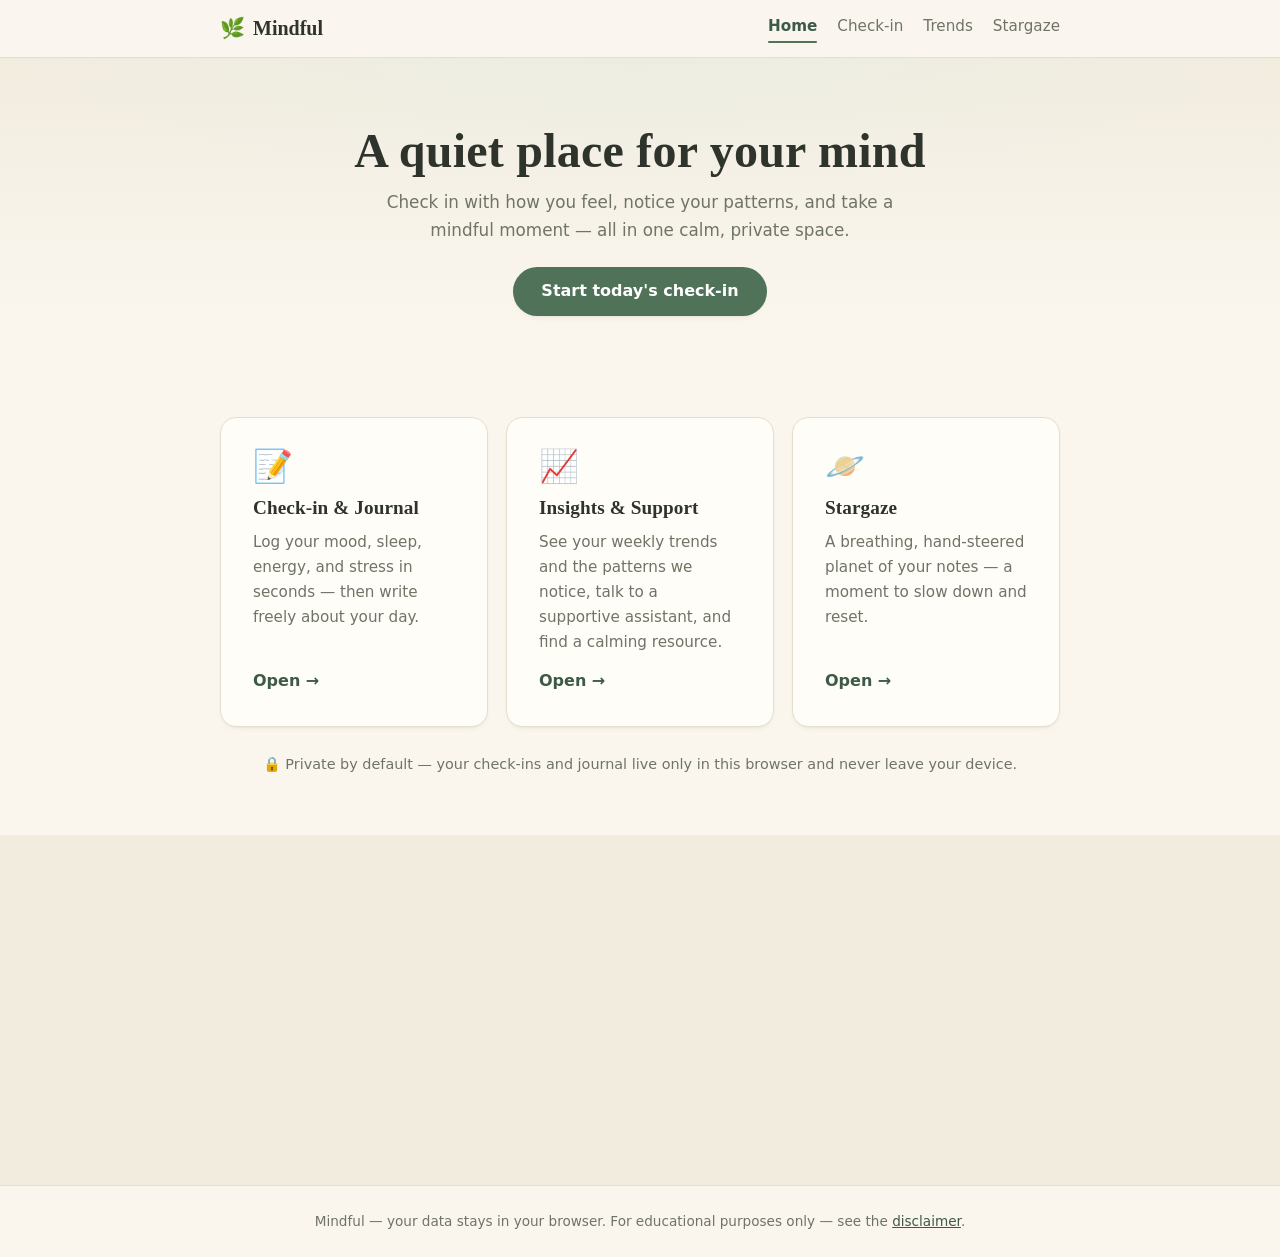
<file: Mental Health Tracker/index.html>
<!DOCTYPE html>
<html lang="en">
<head>
  <meta charset="UTF-8" />
  <meta name="viewport" content="width=device-width, initial-scale=1.0" />
  <meta name="color-scheme" content="light dark" />
  <meta name="description" content="Mindful — a quiet, private daily mental health companion. Check in with your mood, journal, spot patterns, talk to a supportive assistant, and take a mindful moment. No account needed." />
  <meta property="og:title" content="Mindful — Mental Health Tracker" />
  <meta property="og:description" content="Check in with yourself, spot patterns, and take a mindful moment. Private by default — your data stays on your device." />
  <meta property="og:type" content="website" />
  <meta name="twitter:card" content="summary" />
  <title>Mindful — A quiet place for your mind</title>
  <link rel="icon" href="data:image/svg+xml,<svg xmlns='http://www.w3.org/2000/svg' viewBox='0 0 100 100'><text y='.9em' font-size='90'>🌿</text></svg>" />
  <link rel="manifest" href="manifest.webmanifest" />
  <meta name="theme-color" content="#4f7259" />
  <link rel="apple-touch-icon" href="icons/icon-180.png" />
  <meta name="apple-mobile-web-app-capable" content="yes" />
  <meta name="apple-mobile-web-app-title" content="Mindful" />
  <link rel="stylesheet" href="styles.css" />
</head>
<body>
  <header class="site-header">
    <div class="container header-inner">
      <a class="brand" href="index.html">
        <span class="brand-mark">🌿</span>
        <span class="brand-name">Mindful</span>
      </a>
      <nav class="site-nav">
        <a href="index.html" class="active">Home</a>
        <a href="today.html#checkin">Check-in</a>
        <a href="insights.html#trends">Trends</a>
        <a href="galaxy.html">Stargaze</a>
      </nav>
    </div>
  </header>

  <main>
    <!-- Hero -->
    <section class="hero">
      <div class="container">
        <h1 class="reveal reveal-up">A quiet place for your mind</h1>
        <p class="hero-sub reveal reveal-up">Check in with how you feel, notice your patterns, and take a mindful moment — all in one calm, private space.</p>
        <p id="streak-banner" class="streak-banner" hidden></p>
        <p class="home-cta reveal reveal-up">
          <a href="today.html#checkin" class="btn-primary">Start today's check-in</a>
        </p>
      </div>
    </section>

    <!-- Destinations -->
    <section class="section">
      <div class="container">
        <div class="home-grid">
          <a class="card home-card reveal reveal-up" href="today.html#checkin">
            <span class="home-icon" aria-hidden="true">📝</span>
            <h2>Check-in &amp; Journal</h2>
            <p>Log your mood, sleep, energy, and stress in seconds — then write freely about your day.</p>
            <span class="home-go">Open →</span>
          </a>
          <a class="card home-card reveal reveal-up" href="insights.html#trends">
            <span class="home-icon" aria-hidden="true">📈</span>
            <h2>Insights &amp; Support</h2>
            <p>See your weekly trends and the patterns we notice, talk to a supportive assistant, and find a calming resource.</p>
            <span class="home-go">Open →</span>
          </a>
          <a class="card home-card reveal reveal-up" href="galaxy.html">
            <span class="home-icon" aria-hidden="true">🪐</span>
            <h2>Stargaze</h2>
            <p>A breathing, hand-steered planet of your notes — a moment to slow down and reset.</p>
            <span class="home-go">Open →</span>
          </a>
        </div>

        <p class="home-privacy reveal reveal-up">
          🔒 Private by default — your check-ins and journal live only in this browser and never leave your device.
        </p>
      </div>
    </section>

    <!-- Disclaimer -->
    <section id="disclaimer" class="section section-alt">
      <div class="container">
        <div class="disclaimer reveal reveal-up">
          <h2>⚠️ Disclaimer</h2>
          <p>
            Mindful is built for <strong>educational and self-reflection purposes only</strong>.
            The trends, stats, tips, and AI assistant responses shown here are simple estimates —
            they are not a diagnosis, can be wrong, and should not be treated as fully accurate
            or relied upon as fact.
          </p>
          <p>
            This website is not a substitute for professional advice. If you have concerns about
            your mental health, please talk to a qualified doctor, therapist, or counselor.
            If you're in crisis, in the US call or text <strong>988</strong> any time.
          </p>
        </div>
      </div>
    </section>
  </main>

  <footer class="site-footer">
    <div class="container">
      <p>Mindful — your data stays in your browser. For educational purposes only — see the <a href="#disclaimer">disclaimer</a>.</p>
    </div>
  </footer>

  <script src="app.js"></script>
  <script src="ui.js"></script>
  <script>
    if ("serviceWorker" in navigator && location.protocol.startsWith("http"))
      navigator.serviceWorker.register("sw.js").catch(() => {});
  </script>
</body>
</html>
</file>
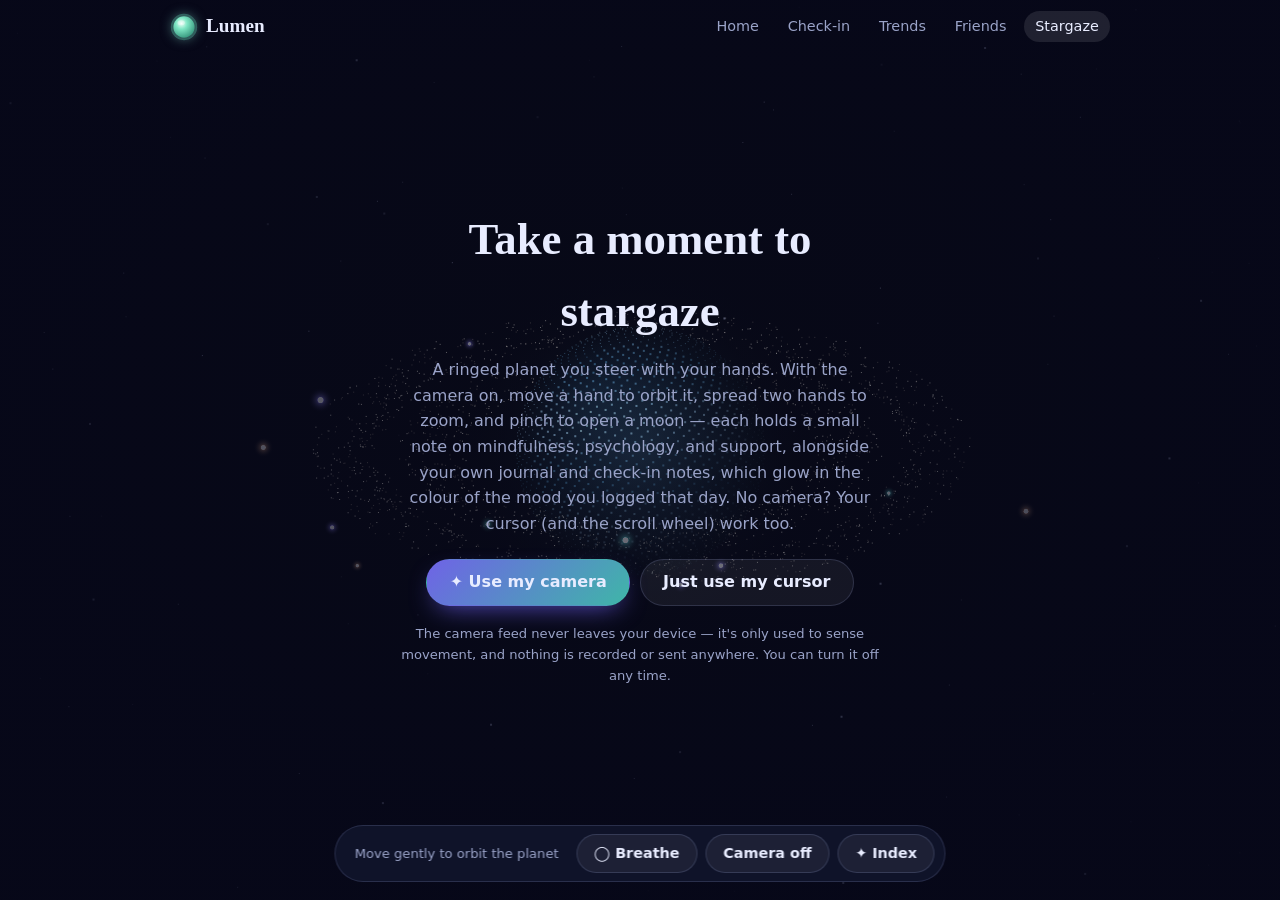
<file: galaxy.html>
<!DOCTYPE html>
<html lang="en">
<head>
  <meta charset="UTF-8" />
  <meta name="viewport" content="width=device-width, initial-scale=1.0" />
  <meta name="color-scheme" content="dark" />
  <meta name="description" content="Lumen Stargazing — a calm galaxy you steer with gentle movement. Drift between stars and planets carrying short notes on mindfulness, psychology, and support." />
  <title>Lumen — Stargazing</title>
  <link rel="icon" href="icon.svg" />
  <link rel="manifest" href="manifest.webmanifest" />
  <meta name="theme-color" content="#07081a" />
  <link rel="apple-touch-icon" href="icons/icon-180.png" />
  <meta name="apple-mobile-web-app-capable" content="yes" />
  <meta name="apple-mobile-web-app-title" content="Lumen" />
  <link rel="stylesheet" href="galaxy.css" />
</head>
<body class="stargaze">
  <!-- The galaxy itself -->
  <canvas id="stage" aria-hidden="true"></canvas>

  <!-- Off-screen elements that power motion sensing -->
  <video id="cam" playsinline muted aria-hidden="true" style="display:none"></video>
  <canvas id="motion" width="80" height="60" aria-hidden="true"></canvas>

  <header class="site-header">
    <div class="header-inner">
      <a class="brand" href="index.html">
        <img class="brand-mark" src="icon.svg" alt="" width="28" height="28" />
        <span class="brand-name">Lumen</span>
      </a>
      <nav class="site-nav">
        <a href="index.html">Home</a>
        <a href="today.html#checkin">Check-in</a>
        <a href="insights.html#trends">Trends</a>
        <a href="friends.html">Friends</a>
        <a href="galaxy.html" class="active">Stargaze</a>
      </nav>
    </div>
  </header>

  <!-- Camera preview (shown only while the camera is on) -->
  <div class="cam-thumb" id="cam-thumb" hidden>
    <video id="cam-preview" playsinline muted></video>
    <span class="cam-label">on your device only</span>
  </div>

  <!-- Intro / start overlay -->
  <div class="intro" id="intro">
    <div class="intro-card">
      <h1>Take a moment to stargaze</h1>
      <p>A ringed planet you steer with your hands. With the camera on, move a hand to orbit it, spread two hands to zoom, and pinch to open a moon — each holds a small note on mindfulness, psychology, and support, alongside your own journal and check-in notes, which glow in the colour of the mood you logged that day. No camera? Your cursor (and the scroll wheel) work too.</p>
      <div class="intro-actions">
        <button class="btn btn-glow" id="start-camera">✦ Use my camera</button>
        <button class="btn" id="start-pointer">Just use my cursor</button>
      </div>
      <p class="fine">The camera feed never leaves your device — it's only used to sense movement, and nothing is recorded or sent anywhere. You can turn it off any time.</p>
    </div>
  </div>

  <!-- Info panel for a selected star/planet -->
  <div class="panel" id="panel" role="dialog" aria-modal="false" aria-labelledby="panel-title">
    <button class="panel-close" id="panel-close" aria-label="Close">×</button>
    <span class="panel-chip" id="panel-chip"></span>
    <h2 id="panel-title"></h2>
    <p id="panel-body"></p>
  </div>

  <!-- Accessible list of the same content (keyboard / screen-reader path) -->
  <aside class="index-list" id="index-list" aria-label="Constellation index" aria-hidden="true">
    <h2>The constellation</h2>
    <ul id="index-items"></ul>
  </aside>

  <!-- Box-breathing guide overlay -->
  <div class="breath-cue" id="breath-cue" hidden aria-live="polite">
    <span id="breath-phase">Breathe in</span>
  </div>

  <!-- Bottom controls -->
  <div class="controls">
    <span class="status" id="status">Move gently to orbit the planet</span>
    <button class="btn" id="breathe-btn">◯ Breathe</button>
    <button class="btn" id="toggle-camera">Camera off</button>
    <button class="btn" id="toggle-index" aria-expanded="false" aria-controls="index-list">✦ Index</button>
  </div>

  <script src="handtracking.js"></script>
  <script src="galaxy.js"></script>
  <script>
    if ("serviceWorker" in navigator && location.protocol.startsWith("http"))
      navigator.serviceWorker.register("sw.js").catch(() => {});
  </script>
</body>
</html>
</file>
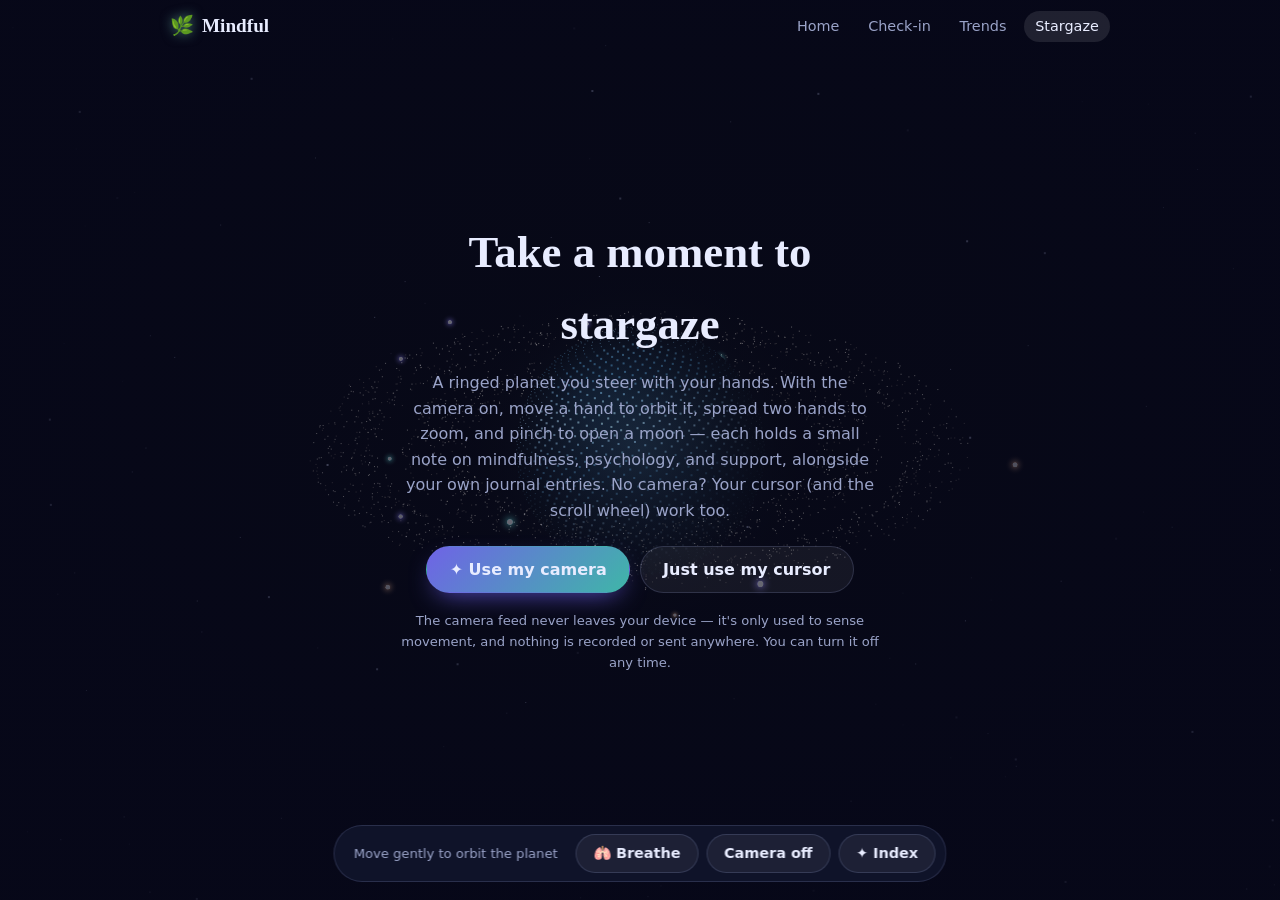
<file: Mental Health Tracker/galaxy.html>
<!DOCTYPE html>
<html lang="en">
<head>
  <meta charset="UTF-8" />
  <meta name="viewport" content="width=device-width, initial-scale=1.0" />
  <meta name="color-scheme" content="dark" />
  <meta name="description" content="Mindful Stargazing — a calm galaxy you steer with gentle movement. Drift between stars and planets carrying short notes on mindfulness, psychology, and support." />
  <title>Mindful — Stargazing</title>
  <link rel="icon" href="data:image/svg+xml,<svg xmlns='http://www.w3.org/2000/svg' viewBox='0 0 100 100'><text y='.9em' font-size='90'>🌌</text></svg>" />
  <link rel="manifest" href="manifest.webmanifest" />
  <meta name="theme-color" content="#07081a" />
  <link rel="apple-touch-icon" href="icons/icon-180.png" />
  <meta name="apple-mobile-web-app-capable" content="yes" />
  <meta name="apple-mobile-web-app-title" content="Mindful" />
  <link rel="stylesheet" href="galaxy.css" />
</head>
<body class="stargaze">
  <!-- The galaxy itself -->
  <canvas id="stage" aria-hidden="true"></canvas>

  <!-- Off-screen elements that power motion sensing -->
  <video id="cam" playsinline muted aria-hidden="true" style="display:none"></video>
  <canvas id="motion" width="80" height="60" aria-hidden="true"></canvas>

  <header class="site-header">
    <div class="header-inner">
      <a class="brand" href="index.html">
        <span class="brand-mark">🌿</span>
        <span class="brand-name">Mindful</span>
      </a>
      <nav class="site-nav">
        <a href="index.html">Home</a>
        <a href="today.html#checkin">Check-in</a>
        <a href="insights.html#trends">Trends</a>
        <a href="galaxy.html" class="active">Stargaze</a>
      </nav>
    </div>
  </header>

  <!-- Camera preview (shown only while the camera is on) -->
  <div class="cam-thumb" id="cam-thumb" hidden>
    <video id="cam-preview" playsinline muted></video>
    <span class="cam-label">on your device only</span>
  </div>

  <!-- Intro / start overlay -->
  <div class="intro" id="intro">
    <div class="intro-card">
      <h1>Take a moment to stargaze</h1>
      <p>A ringed planet you steer with your hands. With the camera on, move a hand to orbit it, spread two hands to zoom, and pinch to open a moon — each holds a small note on mindfulness, psychology, and support, alongside your own journal entries. No camera? Your cursor (and the scroll wheel) work too.</p>
      <div class="intro-actions">
        <button class="btn btn-glow" id="start-camera">✦ Use my camera</button>
        <button class="btn" id="start-pointer">Just use my cursor</button>
      </div>
      <p class="fine">The camera feed never leaves your device — it's only used to sense movement, and nothing is recorded or sent anywhere. You can turn it off any time.</p>
    </div>
  </div>

  <!-- Info panel for a selected star/planet -->
  <div class="panel" id="panel" role="dialog" aria-modal="false" aria-labelledby="panel-title">
    <button class="panel-close" id="panel-close" aria-label="Close">×</button>
    <span class="panel-chip" id="panel-chip"></span>
    <h2 id="panel-title"></h2>
    <p id="panel-body"></p>
  </div>

  <!-- Accessible list of the same content (keyboard / screen-reader path) -->
  <aside class="index-list" id="index-list" aria-label="Constellation index" aria-hidden="true">
    <h2>The constellation</h2>
    <ul id="index-items"></ul>
  </aside>

  <!-- Box-breathing guide overlay -->
  <div class="breath-cue" id="breath-cue" hidden aria-live="polite">
    <span id="breath-phase">Breathe in</span>
  </div>

  <!-- Bottom controls -->
  <div class="controls">
    <span class="status" id="status">Move gently to orbit the planet</span>
    <button class="btn" id="breathe-btn">🫁 Breathe</button>
    <button class="btn" id="toggle-camera">Camera off</button>
    <button class="btn" id="toggle-index" aria-expanded="false" aria-controls="index-list">✦ Index</button>
  </div>

  <script src="handtracking.js"></script>
  <script src="galaxy.js"></script>
  <script>
    if ("serviceWorker" in navigator && location.protocol.startsWith("http"))
      navigator.serviceWorker.register("sw.js").catch(() => {});
  </script>
</body>
</html>
</file>
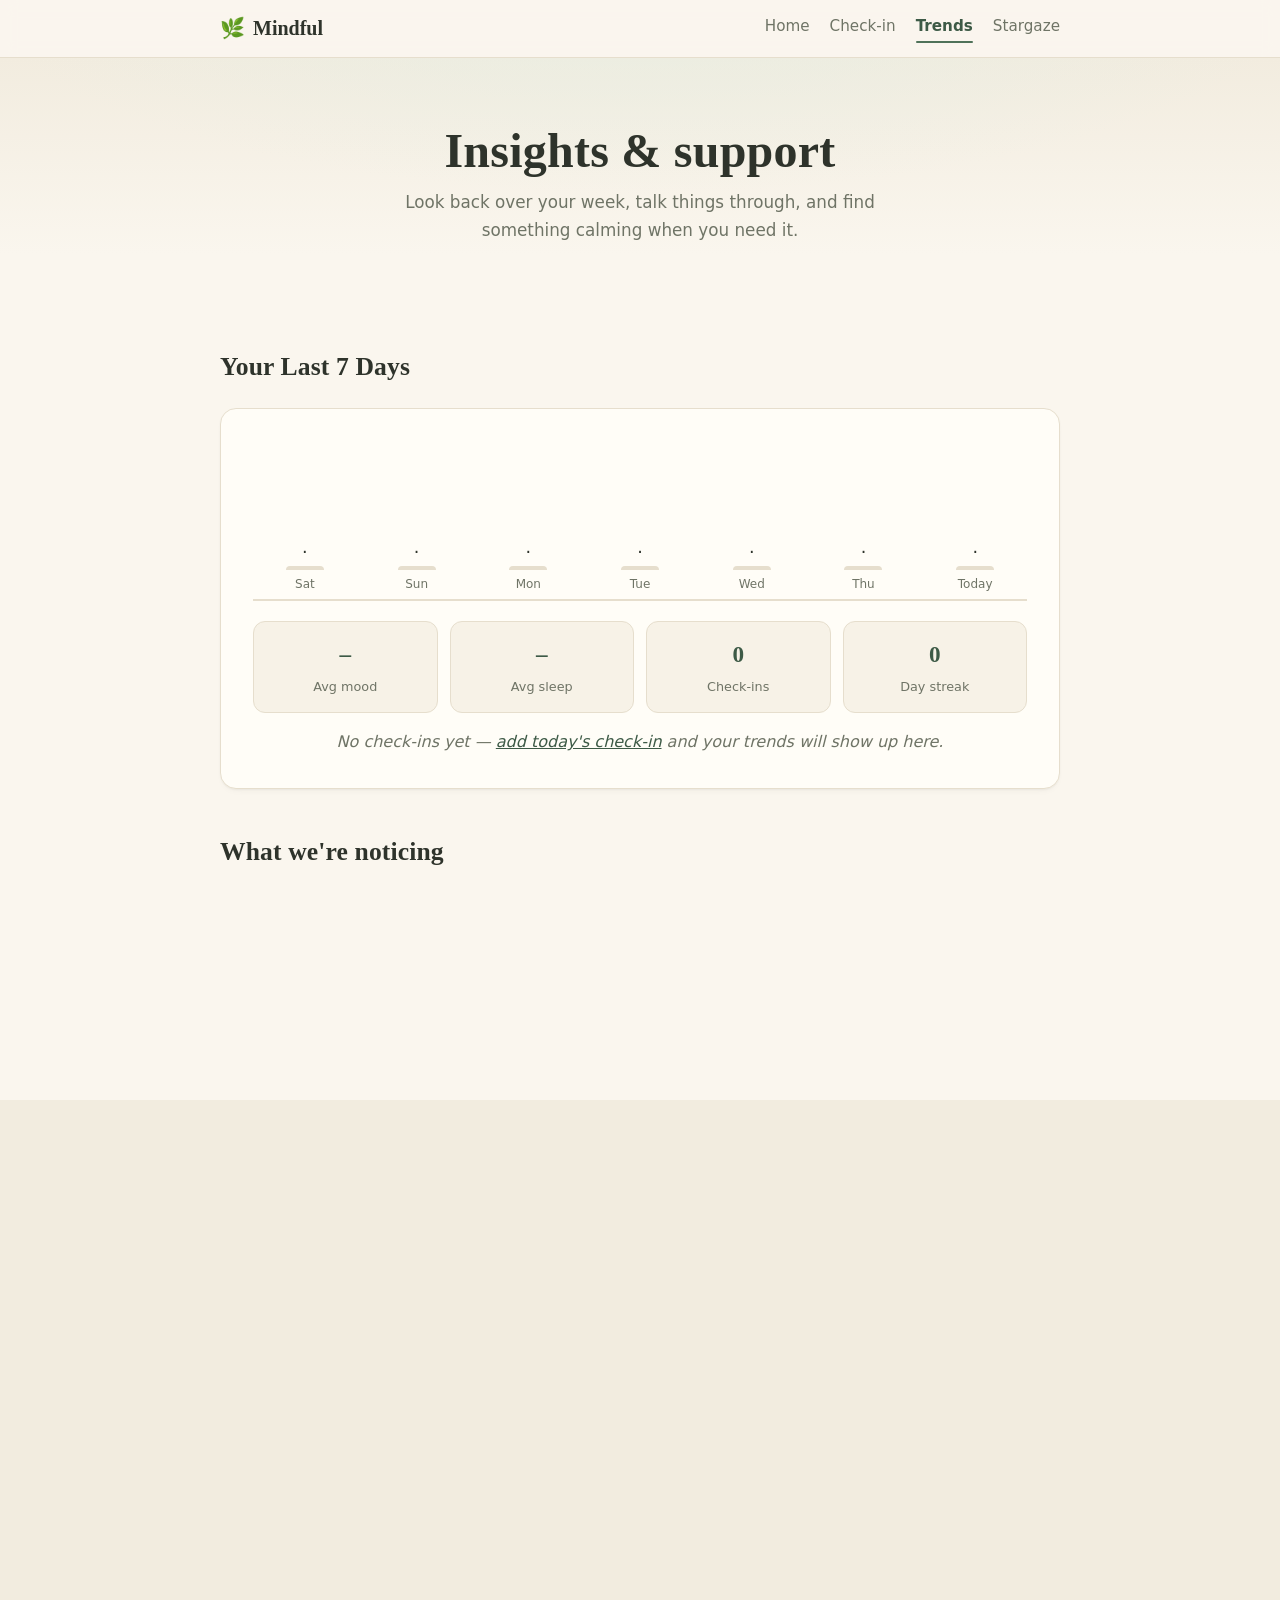
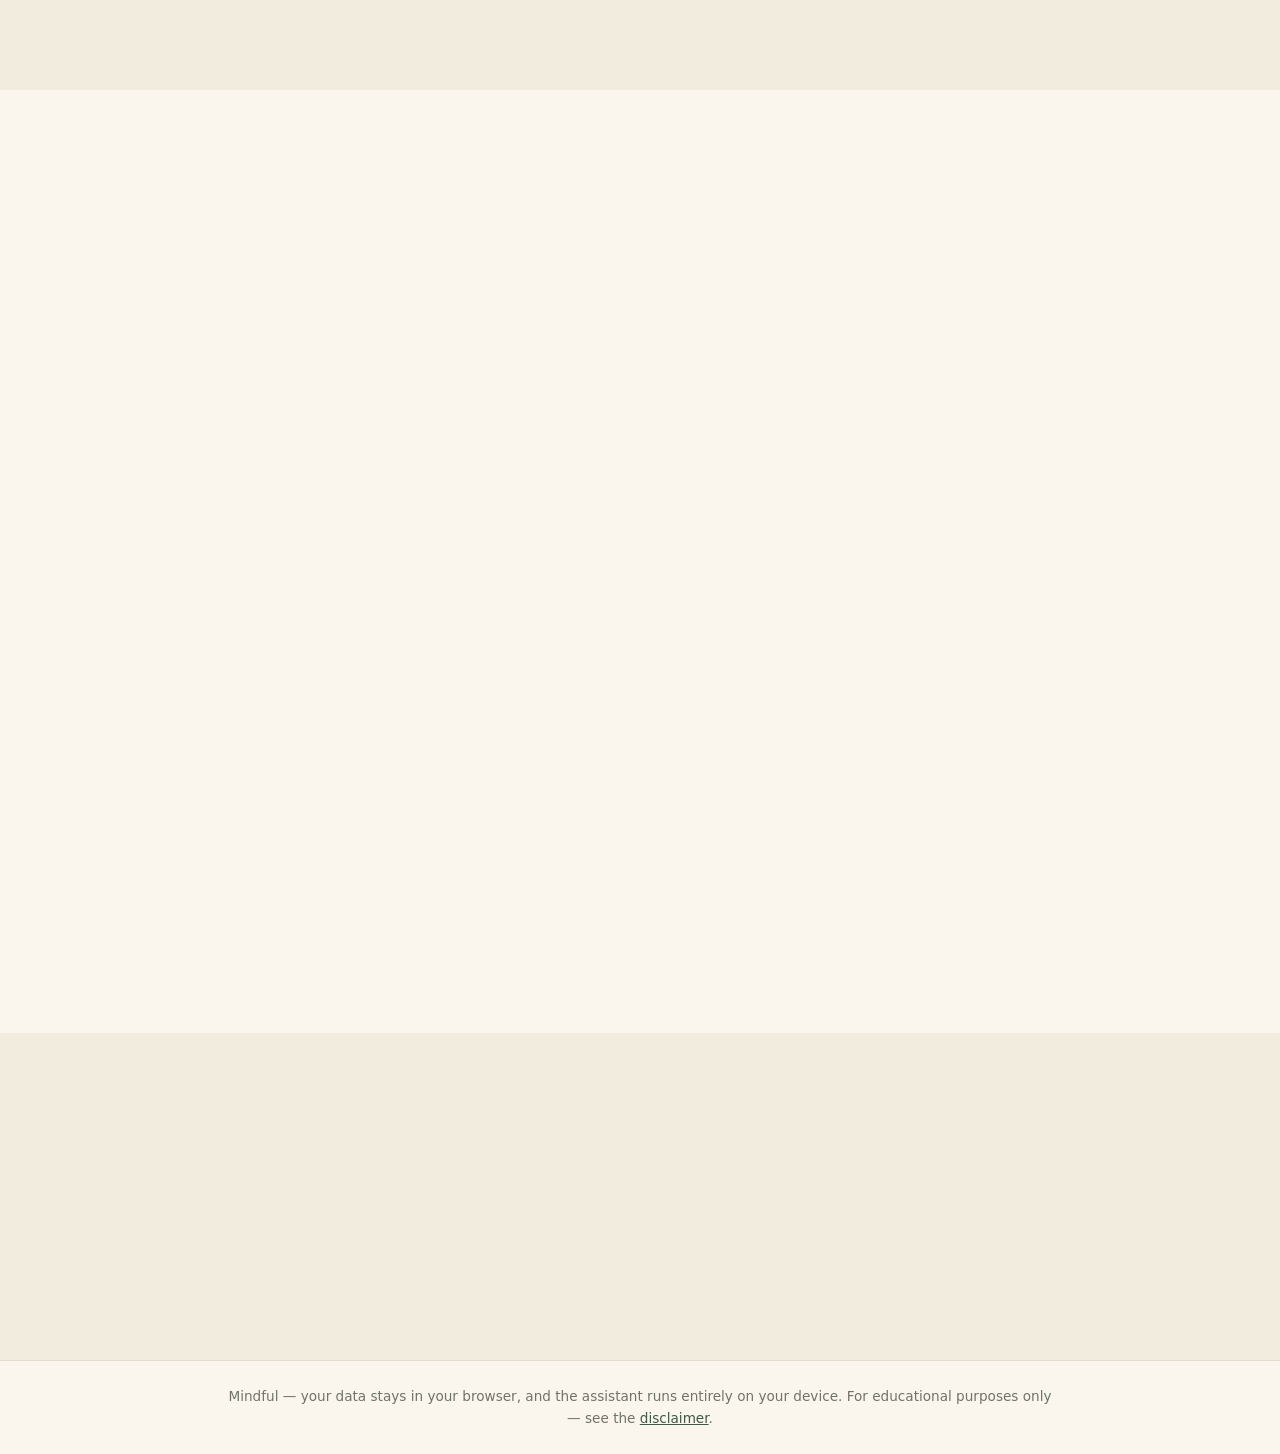
<file: Mental Health Tracker/insights.html>
<!DOCTYPE html>
<html lang="en">
<head>
  <meta charset="UTF-8" />
  <meta name="viewport" content="width=device-width, initial-scale=1.0" />
  <meta name="color-scheme" content="light dark" />
  <meta name="description" content="Mindful — see your weekly mood trends, chat with a supportive assistant, and find calming resources." />
  <meta property="og:title" content="Mindful — Insights &amp; Support" />
  <meta property="og:description" content="See your weekly mood trends, chat with a supportive assistant, and find calming resources." />
  <meta property="og:type" content="website" />
  <meta name="twitter:card" content="summary" />
  <title>Mindful — Insights &amp; Support</title>
  <link rel="icon" href="data:image/svg+xml,<svg xmlns='http://www.w3.org/2000/svg' viewBox='0 0 100 100'><text y='.9em' font-size='90'>🌿</text></svg>" />
  <link rel="manifest" href="manifest.webmanifest" />
  <meta name="theme-color" content="#4f7259" />
  <link rel="apple-touch-icon" href="icons/icon-180.png" />
  <meta name="apple-mobile-web-app-capable" content="yes" />
  <meta name="apple-mobile-web-app-title" content="Mindful" />
  <link rel="stylesheet" href="styles.css" />
</head>
<body>
  <header class="site-header">
    <div class="container header-inner">
      <a class="brand" href="index.html">
        <span class="brand-mark">🌿</span>
        <span class="brand-name">Mindful</span>
      </a>
      <nav class="site-nav">
        <a href="index.html">Home</a>
        <a href="today.html#checkin">Check-in</a>
        <a href="insights.html#trends" class="active">Trends</a>
        <a href="galaxy.html">Stargaze</a>
      </nav>
    </div>
  </header>

  <main>
    <!-- Hero -->
    <section class="hero">
      <div class="container">
        <h1 class="reveal reveal-up">Insights &amp; support</h1>
        <p class="hero-sub reveal reveal-up">Look back over your week, talk things through, and find something calming when you need it.</p>
      </div>
    </section>

    <!-- Trends -->
    <section id="trends" class="section">
      <div class="container">
        <h2 class="reveal reveal-right">Your Last 7 Days</h2>
        <div class="card reveal reveal-right">
          <div id="mood-chart" class="mood-chart" aria-label="Mood over the last 7 days"></div>
          <div class="stats-row">
            <div class="stat">
              <span class="stat-value" id="stat-avg-mood">–</span>
              <span class="stat-label">Avg mood</span>
            </div>
            <div class="stat">
              <span class="stat-value" id="stat-avg-sleep">–</span>
              <span class="stat-label">Avg sleep</span>
            </div>
            <div class="stat">
              <span class="stat-value" id="stat-entries">0</span>
              <span class="stat-label">Check-ins</span>
            </div>
            <div class="stat">
              <span class="stat-value" id="stat-streak">0</span>
              <span class="stat-label">Day streak</span>
            </div>
          </div>
          <p class="empty-state trends-empty" id="trends-empty" hidden>
            No check-ins yet — <a href="today.html#checkin">add today's check-in</a> and your trends will show up here.
          </p>
        </div>

        <h2 class="reveal reveal-right">What we're noticing</h2>
        <div class="card reveal reveal-right">
          <ul id="insights-list" class="insights">
            <li class="insight-empty">Keep checking in — patterns will appear here once there's enough to compare.</li>
          </ul>
          <p class="insights-note">Gentle observations from your own check-ins, not advice or diagnosis.</p>
        </div>
      </div>
    </section>

    <!-- AI Assistant -->
    <section id="assistant" class="section section-alt">
      <div class="container">
        <h2 class="reveal reveal-right">Assistant</h2>
        <div class="card reveal reveal-right">
          <p class="assistant-intro">A supportive companion that reflects on your last week of journal entries and check-ins — running entirely on your device. No account, no API key, and nothing you write ever leaves this browser.</p>
          <div id="assistant-chat">
            <div id="chat-messages" class="chat-messages" aria-live="polite">
              <div class="chat-bubble assistant">Hi — give me a moment to look over your week…</div>
            </div>
            <div class="chat-actions">
              <button type="button" id="reflect-week" class="btn-ghost">🪞 Reflect on my week</button>
            </div>
            <form id="chat-form" class="chat-form">
              <input type="text" id="chat-input" placeholder="Type a message…" autocomplete="off" />
              <button type="submit" class="btn-primary">Send</button>
            </form>
            <p class="assistant-privacy">A simple on-device companion that reads only your own journal &amp; check-ins — caring, but not a therapist, and not a diagnosis. In crisis? Call or text <strong>988</strong> (US), any time.</p>
          </div>
        </div>
      </div>
    </section>

    <!-- Resources -->
    <section id="resources" class="section">
      <div class="container">
        <h2 class="reveal reveal-up">Resources</h2>
        <p class="resources-sub reveal reveal-up">A few small things you can do right now — most work right here on the page.</p>
        <div class="resource-grid">
          <!-- Box-breathing pacer -->
          <div class="card resource-card reveal reveal-up">
            <h3>🫁 Box Breathing</h3>
            <p>In for 4, hold for 4, out for 4, hold for 4 — follow the circle to ease the climb of stress.</p>
            <div class="breath" id="breath">
              <div class="breath-orb"><span class="breath-label" id="breath-label">Ready</span></div>
            </div>
            <button type="button" class="btn-ghost res-btn" id="breath-toggle">Start</button>
          </div>

          <!-- 3 good things — saved privately in this browser -->
          <div class="card resource-card reveal reveal-up">
            <h3>📝 3 Good Things</h3>
            <p>Name three things that went well today — however small. Saved just for you, in this browser.</p>
            <form class="good-things" id="good-things">
              <input type="text" maxlength="80" placeholder="1 — something good…" aria-label="First good thing" />
              <input type="text" maxlength="80" placeholder="2 — something good…" aria-label="Second good thing" />
              <input type="text" maxlength="80" placeholder="3 — something good…" aria-label="Third good thing" />
              <button type="submit" class="btn-ghost res-btn">Save</button>
              <p class="good-saved" id="good-saved" hidden>Saved — nicely done. 🌱</p>
            </form>
          </div>

          <!-- 5-4-3-2-1 grounding stepper -->
          <div class="card resource-card reveal reveal-up">
            <h3>🌿 5-4-3-2-1 Grounding</h3>
            <p>A quick way back to the present moment when things feel overwhelming.</p>
            <p class="ground-step" id="ground-step">Tap start, then take your time with each one.</p>
            <button type="button" class="btn-ghost res-btn" id="ground-btn">Start</button>
          </div>

          <!-- A kinder thought — cycles supportive reframes -->
          <div class="card resource-card reveal reveal-up">
            <h3>💭 A Kinder Thought</h3>
            <p class="reframe-text" id="reframe-text">Feelings are visitors — they're allowed to come and go.</p>
            <button type="button" class="btn-ghost res-btn" id="reframe-btn">Another</button>
          </div>

          <!-- Take a walk (info) -->
          <div class="card resource-card reveal reveal-up">
            <h3>🚶 Take a Walk</h3>
            <p>Ten minutes outside can shift a tough day. No destination needed — just a change of scene and some fresh air.</p>
          </div>

          <!-- Crisis line (info) -->
          <div class="card resource-card reveal reveal-up">
            <h3>🆘 Need to Talk?</h3>
            <p>If you're struggling, you're not alone. In the US, call or text <strong>988</strong> (Suicide &amp; Crisis Lifeline), any time.</p>
          </div>
        </div>

        <!-- Hand-off back to the first page -->
        <p class="page-link reveal reveal-up">
          <a href="today.html#checkin">← Back to today's check-in</a>
        </p>
      </div>
    </section>

    <!-- Disclaimer -->
    <section id="disclaimer" class="section section-alt">
      <div class="container">
        <div class="disclaimer reveal reveal-up">
          <h2>⚠️ Disclaimer</h2>
          <p>
            Mindful is built for <strong>educational and self-reflection purposes only</strong>.
            The trends, stats, tips, and AI assistant responses shown here are simple estimates —
            they are not a diagnosis, can be wrong, and should not be treated as fully accurate
            or relied upon as fact.
          </p>
          <p>
            This website is not a substitute for professional advice. If you have concerns about
            your mental health, please talk to a qualified doctor, therapist, or counselor.
          </p>
        </div>
      </div>
    </section>
  </main>

  <footer class="site-footer">
    <div class="container">
      <p>Mindful — your data stays in your browser, and the assistant runs entirely on your device. For educational purposes only — see the <a href="#disclaimer">disclaimer</a>.</p>
    </div>
  </footer>

  <script src="app.js"></script>
  <script src="ui.js"></script>
  <script>
    if ("serviceWorker" in navigator && location.protocol.startsWith("http"))
      navigator.serviceWorker.register("sw.js").catch(() => {});
  </script>
</body>
</html>
</file>
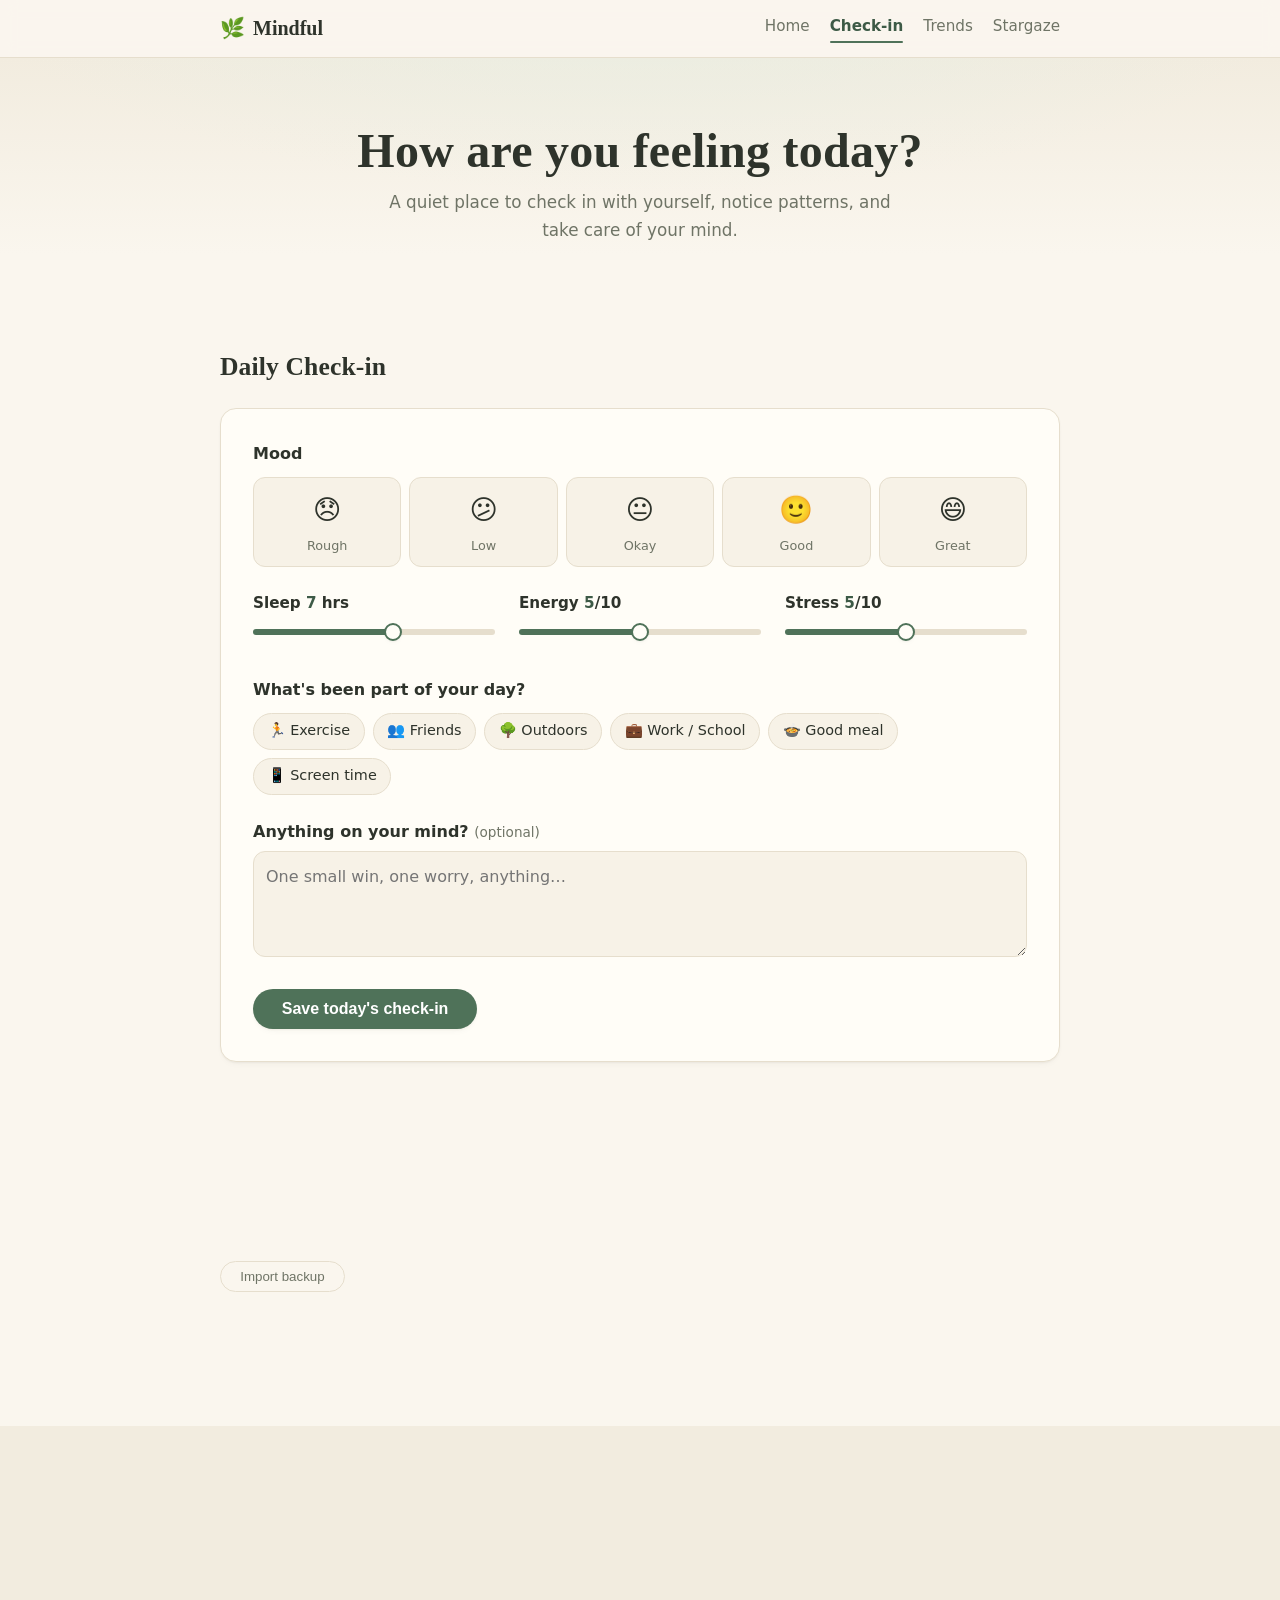
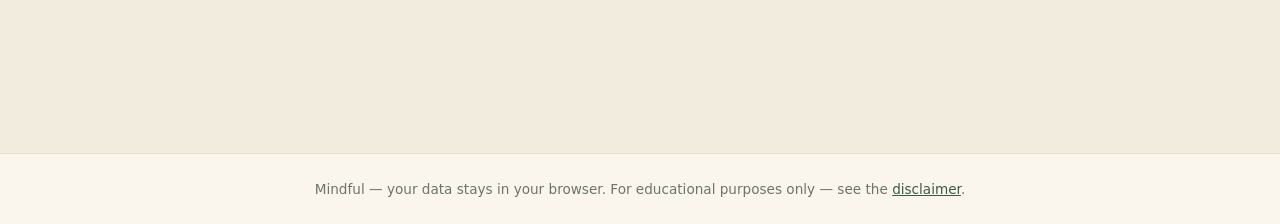
<file: Mental Health Tracker/today.html>
<!DOCTYPE html>
<html lang="en">
<head>
  <meta charset="UTF-8" />
  <meta name="viewport" content="width=device-width, initial-scale=1.0" />
  <meta name="color-scheme" content="light dark" />
  <meta name="description" content="Mindful — a free daily mental health check-in. Track your mood, sleep, and stress and journal your thoughts. No account needed." />
  <meta property="og:title" content="Mindful — Check-in & Journal" />
  <meta property="og:description" content="A quiet place to check in with yourself: track mood, sleep, and stress, and journal your thoughts. Free, no account needed." />
  <meta property="og:type" content="website" />
  <meta name="twitter:card" content="summary" />
  <title>Mindful — Check-in & Journal</title>
  <link rel="icon" href="data:image/svg+xml,<svg xmlns='http://www.w3.org/2000/svg' viewBox='0 0 100 100'><text y='.9em' font-size='90'>🌿</text></svg>" />
  <link rel="manifest" href="manifest.webmanifest" />
  <meta name="theme-color" content="#4f7259" />
  <link rel="apple-touch-icon" href="icons/icon-180.png" />
  <meta name="apple-mobile-web-app-capable" content="yes" />
  <meta name="apple-mobile-web-app-title" content="Mindful" />
  <link rel="stylesheet" href="styles.css" />
</head>
<body>
  <header class="site-header">
    <div class="container header-inner">
      <a class="brand" href="index.html">
        <span class="brand-mark">🌿</span>
        <span class="brand-name">Mindful</span>
      </a>
      <nav class="site-nav">
        <a href="index.html">Home</a>
        <a href="today.html#checkin" class="active">Check-in</a>
        <a href="insights.html#trends">Trends</a>
        <a href="galaxy.html">Stargaze</a>
      </nav>
    </div>
  </header>

  <main>
    <!-- Hero -->
    <section class="hero">
      <div class="container">
        <h1 class="reveal reveal-up">How are you feeling today?</h1>
        <p class="hero-sub reveal reveal-up">A quiet place to check in with yourself, notice patterns, and take care of your mind.</p>
        <p id="streak-banner" class="streak-banner" hidden></p>
      </div>
    </section>

    <!-- Daily check-in -->
    <section id="checkin" class="section">
      <div class="container">
        <h2 class="reveal reveal-left">Daily Check-in</h2>
        <div class="card reveal reveal-left">
          <form id="checkin-form">
            <fieldset class="mood-fieldset">
              <legend>Mood</legend>
              <div class="mood-options" role="radiogroup" aria-label="Mood">
                <label class="mood-option">
                  <input type="radio" name="mood" value="1" required />
                  <span class="mood-emoji">😞</span>
                  <span class="mood-label">Rough</span>
                </label>
                <label class="mood-option">
                  <input type="radio" name="mood" value="2" />
                  <span class="mood-emoji">😕</span>
                  <span class="mood-label">Low</span>
                </label>
                <label class="mood-option">
                  <input type="radio" name="mood" value="3" />
                  <span class="mood-emoji">😐</span>
                  <span class="mood-label">Okay</span>
                </label>
                <label class="mood-option">
                  <input type="radio" name="mood" value="4" />
                  <span class="mood-emoji">🙂</span>
                  <span class="mood-label">Good</span>
                </label>
                <label class="mood-option">
                  <input type="radio" name="mood" value="5" />
                  <span class="mood-emoji">😄</span>
                  <span class="mood-label">Great</span>
                </label>
              </div>
            </fieldset>

            <div class="slider-grid">
              <div class="slider-field">
                <label for="sleep">Sleep <output id="sleep-out">7</output> hrs</label>
                <input type="range" id="sleep" name="sleep" min="0" max="12" step="0.5" value="7" />
              </div>
              <div class="slider-field">
                <label for="energy">Energy <output id="energy-out">5</output>/10</label>
                <input type="range" id="energy" name="energy" min="0" max="10" value="5" />
              </div>
              <div class="slider-field">
                <label for="stress">Stress <output id="stress-out">5</output>/10</label>
                <input type="range" id="stress" name="stress" min="0" max="10" value="5" />
              </div>
            </div>

            <fieldset class="tags-fieldset">
              <legend>What's been part of your day?</legend>
              <div class="tag-options">
                <label class="tag"><input type="checkbox" name="tags" value="Exercise" /><span>🏃 Exercise</span></label>
                <label class="tag"><input type="checkbox" name="tags" value="Friends" /><span>👥 Friends</span></label>
                <label class="tag"><input type="checkbox" name="tags" value="Outdoors" /><span>🌳 Outdoors</span></label>
                <label class="tag"><input type="checkbox" name="tags" value="Work/School" /><span>💼 Work / School</span></label>
                <label class="tag"><input type="checkbox" name="tags" value="Good meal" /><span>🍲 Good meal</span></label>
                <label class="tag"><input type="checkbox" name="tags" value="Screen time" /><span>📱 Screen time</span></label>
              </div>
            </fieldset>

            <div class="note-field">
              <label for="note">Anything on your mind? <span class="optional">(optional)</span></label>
              <textarea id="note" name="note" rows="3" placeholder="One small win, one worry, anything…"></textarea>
            </div>

            <button type="submit" class="btn-primary">Save today's check-in</button>
            <p id="save-msg" class="save-msg" role="status" hidden>Saved. Nice work checking in. 💙</p>
          </form>
        </div>

        <!-- Journal — right below the check-in, for longer thoughts -->
        <div id="journal" class="journal-block">
          <h2 class="reveal reveal-left">Journal</h2>
          <button id="new-entry-btn" class="btn-primary btn-new-entry reveal reveal-left">✏️ New entry</button>
          <div id="composer" class="card composer" hidden>
            <label for="journal-text">Write freely</label>
            <textarea id="journal-text" rows="5" placeholder="What's on your mind right now?"></textarea>
            <div class="composer-actions">
              <button id="composer-save" class="btn-primary">Save entry</button>
              <button id="composer-cancel" class="btn-ghost">Cancel</button>
            </div>
          </div>
          <div id="entries" class="entries reveal reveal-left">
            <p class="empty-state">No entries yet — your saved check-ins will appear here.</p>
          </div>
          <div class="data-actions">
            <button id="export-data" class="btn-ghost" hidden>Export backup</button>
            <button id="import-data" class="btn-ghost">Import backup</button>
            <button id="clear-data" class="btn-ghost" hidden>Clear all data</button>
            <input type="file" id="import-file" accept=".json,application/json" hidden />
          </div>
        </div>

        <!-- Hand-off to the second page -->
        <p class="page-link reveal reveal-up">
          <a href="insights.html#trends">See your trends &amp; talk to the assistant →</a>
        </p>
      </div>
    </section>

    <!-- Disclaimer -->
    <section id="disclaimer" class="section section-alt">
      <div class="container">
        <div class="disclaimer reveal reveal-up">
          <h2>⚠️ Disclaimer</h2>
          <p>
            Mindful is built for <strong>educational and self-reflection purposes only</strong>.
            The trends, stats, tips, and AI assistant responses shown here are simple estimates —
            they are not a diagnosis, can be wrong, and should not be treated as fully accurate
            or relied upon as fact.
          </p>
          <p>
            This website is not a substitute for professional advice. If you have concerns about
            your mental health, please talk to a qualified doctor, therapist, or counselor.
          </p>
        </div>
      </div>
    </section>
  </main>

  <footer class="site-footer">
    <div class="container">
      <p>Mindful — your data stays in your browser. For educational purposes only — see the <a href="#disclaimer">disclaimer</a>.</p>
    </div>
  </footer>

  <script src="app.js"></script>
  <script src="ui.js"></script>
  <script>
    if ("serviceWorker" in navigator && location.protocol.startsWith("http"))
      navigator.serviceWorker.register("sw.js").catch(() => {});
  </script>
</body>
</html>
</file>
<file: Mental Health Tracker/styles.css>
/* ===== Mindful — Mental Health Tracker ===== */
/* Warm, natural look: paper tones, sage green, serif headings, and soft
   matte shadows. Motion stays quiet — gentle fades and small lifts. */

:root {
  --bg: #faf6ee;            /* warm paper */
  --bg-alt: #f2ecdf;        /* deeper paper */
  --card: #fffdf7;          /* warm white */
  --field: #f7f2e7;         /* input wells */
  --ink: #2e332b;           /* dark moss-charcoal */
  --ink-soft: #6f7466;      /* warm gray-green */
  --accent: #4f7259;        /* sage */
  --accent-dark: #3d5a46;   /* deep sage */
  --accent-soft: #e7eee3;   /* pale sage */
  --clay: #b97f5f;          /* warm terracotta */
  --danger: #a85b4e;
  --border: #e6decd;
  --radius: 16px;
  --shadow-sm: 0 1px 2px rgba(62, 57, 44, 0.05), 0 4px 10px -6px rgba(62, 57, 44, 0.1);
  --shadow-md: 0 1px 3px rgba(62, 57, 44, 0.06), 0 10px 24px -12px rgba(62, 57, 44, 0.18);
  --serif: "Iowan Old Style", "Palatino Nova", Palatino, Georgia, "Times New Roman", serif;
}

@media (prefers-color-scheme: dark) {
  :root {
    --bg: #1d1f1a;
    --bg-alt: #232620;
    --card: #262a22;
    --field: #1f231c;
    --ink: #e9e6da;
    --ink-soft: #a8aa9b;
    --accent: #8caf91;
    --accent-dark: #aac9af;
    --accent-soft: #32403434;
    --clay: #c89274;
    --danger: #cd8a7c;
    --border: #3a3e33;
    --shadow-sm: 0 1px 2px rgba(0, 0, 0, 0.25), 0 4px 10px -6px rgba(0, 0, 0, 0.3);
    --shadow-md: 0 1px 3px rgba(0, 0, 0, 0.3), 0 10px 24px -12px rgba(0, 0, 0, 0.45);
  }
}

* {
  box-sizing: border-box;
  margin: 0;
  padding: 0;
}

html {
  scroll-behavior: smooth;
  /* The reveal animations slide elements sideways; clip stops that from
     creating a horizontal scrollbar on narrow screens (and unlike
     overflow-x: hidden, it doesn't break the sticky header). */
  overflow-x: clip;
}

body {
  font-family: "Segoe UI", system-ui, -apple-system, sans-serif;
  background: var(--bg);
  color: var(--ink);
  line-height: 1.65;
}

h1,
h2,
h3 {
  font-family: var(--serif);
  font-weight: 600;
  letter-spacing: 0.005em;
}

.container {
  max-width: 880px;
  margin: 0 auto;
  padding: 0 1.25rem;
}

/* ===== Header ===== */
.site-header {
  position: sticky;
  top: 0;
  z-index: 10;
  background: color-mix(in srgb, var(--bg) 90%, transparent);
  -webkit-backdrop-filter: blur(8px);
  backdrop-filter: blur(8px);
  border-bottom: 1px solid var(--border);
}

.header-inner {
  display: flex;
  align-items: center;
  justify-content: space-between;
  padding-top: 0.75rem;
  padding-bottom: 0.75rem;
}

.brand {
  display: flex;
  align-items: center;
  gap: 0.5rem;
  font-family: var(--serif);
  font-weight: 600;
  font-size: 1.25rem;
  color: var(--ink);
  text-decoration: none;
}

.brand:hover {
  color: var(--accent-dark);
}

.site-nav {
  display: flex;
  gap: 1.25rem;
}

.site-nav a {
  color: var(--ink-soft);
  text-decoration: none;
  font-size: 0.95rem;
  font-weight: 500;
  transition: color 0.15s;
}

.site-nav a:hover {
  color: var(--accent-dark);
}

.site-nav a.active {
  color: var(--accent-dark);
  font-weight: 600;
}

.site-nav a.active::after {
  content: "";
  display: block;
  height: 2px;
  margin-top: 1px;
  border-radius: 999px;
  background: var(--accent);
}

/* Cross-page hand-off links */
.page-link {
  margin-top: 2rem;
  text-align: center;
}

.page-link a {
  display: inline-block;
  color: var(--accent-dark);
  font-weight: 600;
  text-decoration: none;
  padding: 0.5rem 1.1rem;
  border-radius: 999px;
  border: 1.5px solid var(--border);
  background: var(--card);
  transition: border-color 0.15s, transform 0.15s ease, box-shadow 0.15s ease;
}

.page-link a:hover {
  border-color: var(--accent);
  transform: translateY(-1px);
  box-shadow: var(--shadow-sm);
}

.trends-empty {
  margin-top: 1rem;
  text-align: center;
}

.trends-empty a {
  color: var(--accent-dark);
}

/* ===== Hero ===== */
.hero {
  text-align: center;
  padding: 4rem 0 2.75rem;
  background: radial-gradient(60rem 22rem at 50% -8rem, var(--accent-soft), transparent 75%),
    linear-gradient(180deg, var(--bg-alt), var(--bg) 85%);
}

.hero h1 {
  font-size: clamp(2rem, 4.5vw, 3rem);
  line-height: 1.2;
  margin-bottom: 0.6rem;
}

.hero-sub {
  color: var(--ink-soft);
  font-size: 1.05rem;
  max-width: 32rem;
  margin: 0 auto;
}

.streak-banner[hidden] {
  display: none; /* author display:inline-block would otherwise beat [hidden] */
}

.streak-banner {
  margin-top: 1.1rem;
  display: inline-block;
  background: var(--clay);
  color: #fff;
  padding: 0.35rem 1.1rem;
  border-radius: 999px;
  font-weight: 600;
  font-size: 0.9rem;
  box-shadow: var(--shadow-sm);
}

/* ===== Sections / cards ===== */
.section {
  padding: 3.6rem 0;
}

/* Anchored targets stop below the sticky header instead of under it */
section[id],
.journal-block {
  scroll-margin-top: 4.25rem;
}

.section-alt {
  background: var(--bg-alt);
}

.section h2 {
  margin-bottom: 1.25rem;
  font-size: 1.6rem;
}

/* Give a heading room to breathe when it follows a card in the same section */
.card + h2 {
  margin-top: 2.6rem;
}

.card {
  background: var(--card);
  border: 1px solid var(--border);
  border-radius: var(--radius);
  box-shadow: var(--shadow-sm);
  padding: 2rem;
  transition: box-shadow 0.3s ease, transform 0.3s ease;
}

.card:hover {
  box-shadow: var(--shadow-md);
  transform: translateY(-2px);
}

/* ===== Check-in form ===== */
fieldset {
  border: none;
  margin-bottom: 1.5rem;
}

legend {
  font-weight: 600;
  margin-bottom: 0.6rem;
}

.mood-options {
  display: flex;
  gap: 0.5rem;
  flex-wrap: wrap;
}

.mood-option {
  flex: 1;
  min-width: 72px;
  display: flex;
  flex-direction: column;
  align-items: center;
  gap: 0.15rem;
  padding: 0.6rem 0.25rem;
  border: 1.5px solid var(--border);
  border-radius: 12px;
  background: var(--field);
  cursor: pointer;
  transition: border-color 0.15s, background 0.15s, transform 0.2s ease, box-shadow 0.2s ease;
}

.mood-option:hover {
  transform: translateY(-2px);
  box-shadow: var(--shadow-sm);
}

.mood-option input {
  position: absolute;
  opacity: 0;
  pointer-events: none;
}

.mood-option:has(input:checked) {
  border-color: var(--accent);
  background: var(--accent-soft);
  box-shadow: var(--shadow-sm);
}

.mood-option:has(input:checked) .mood-emoji {
  transform: scale(1.12);
}

/* The real inputs are invisible, so keyboard focus must show on the labels */
.mood-option:has(input:focus-visible),
.tag:has(input:focus-visible) span {
  outline: 2px solid var(--accent);
  outline-offset: 2px;
}

.mood-emoji {
  font-size: 1.7rem;
  transition: transform 0.2s ease;
}

.mood-label {
  font-size: 0.8rem;
  color: var(--ink-soft);
}

.slider-grid {
  display: grid;
  grid-template-columns: repeat(auto-fit, minmax(200px, 1fr));
  gap: 1rem 1.5rem;
  margin-bottom: 1.5rem;
}

.slider-field label {
  display: block;
  font-weight: 600;
  margin-bottom: 0.3rem;
  font-size: 0.95rem;
}

.slider-field output {
  color: var(--accent-dark);
}

/* Sliders — sage fill up to the current value (--fill set by ui.js) */
input[type="range"] {
  -webkit-appearance: none;
  appearance: none;
  width: 100%;
  height: 24px;
  background: transparent;
  cursor: pointer;
  accent-color: var(--accent);
}

input[type="range"]::-webkit-slider-runnable-track {
  height: 6px;
  border-radius: 999px;
  background: linear-gradient(var(--accent), var(--accent)) 0 0 / var(--fill, 50%) 100% no-repeat,
    var(--border);
}

input[type="range"]::-webkit-slider-thumb {
  -webkit-appearance: none;
  width: 18px;
  height: 18px;
  margin-top: -6px;
  border-radius: 50%;
  background: var(--card);
  border: 2px solid var(--accent);
  box-shadow: var(--shadow-sm);
  transition: transform 0.15s ease;
}

input[type="range"]::-webkit-slider-thumb:hover {
  transform: scale(1.12);
}

input[type="range"]::-moz-range-track {
  height: 6px;
  border-radius: 999px;
  background: var(--border);
}

input[type="range"]::-moz-range-progress {
  height: 6px;
  border-radius: 999px;
  background: var(--accent);
}

input[type="range"]::-moz-range-thumb {
  width: 18px;
  height: 18px;
  border-radius: 50%;
  background: var(--card);
  border: 2px solid var(--accent);
}

.tag-options {
  display: flex;
  flex-wrap: wrap;
  gap: 0.5rem;
}

.tag input {
  position: absolute;
  opacity: 0;
  pointer-events: none;
}

.tag span {
  display: inline-block;
  padding: 0.35rem 0.85rem;
  border: 1.5px solid var(--border);
  border-radius: 999px;
  font-size: 0.9rem;
  background: var(--field);
  cursor: pointer;
  transition: background 0.15s, border-color 0.15s, transform 0.2s ease;
}

.tag span:hover {
  transform: translateY(-1px);
}

.tag:has(input:checked) span {
  background: var(--accent-soft);
  border-color: var(--accent);
}

.note-field {
  margin-bottom: 1.5rem;
}

.note-field label {
  display: block;
  font-weight: 600;
  margin-bottom: 0.4rem;
}

.optional {
  font-weight: 400;
  color: var(--ink-soft);
  font-size: 0.85rem;
}

textarea {
  width: 100%;
  border: 1.5px solid var(--border);
  border-radius: 12px;
  padding: 0.75rem;
  font: inherit;
  resize: vertical;
  background: var(--field);
  color: var(--ink);
}

textarea:focus {
  outline: 2px solid var(--accent);
  border-color: transparent;
}

.btn-primary {
  background: var(--accent);
  color: #fff;
  border: none;
  border-radius: 999px;
  padding: 0.7rem 1.8rem;
  font-size: 1rem;
  font-weight: 600;
  cursor: pointer;
  box-shadow: var(--shadow-sm);
  transition: background 0.15s, transform 0.15s ease, box-shadow 0.15s ease;
}

.btn-primary:hover:not(:disabled) {
  background: var(--accent-dark);
  transform: translateY(-1px);
  box-shadow: var(--shadow-md);
}

.btn-primary:active:not(:disabled) {
  transform: translateY(0);
  box-shadow: var(--shadow-sm);
}

.btn-primary:disabled {
  opacity: 0.55;
  cursor: default;
}

@media (prefers-color-scheme: dark) {
  .btn-primary {
    color: #15180f;
  }
}

.save-msg {
  margin-top: 0.75rem;
  color: var(--accent-dark);
  font-weight: 600;
}

.btn-ghost {
  margin-top: 1rem;
  background: none;
  border: 1.5px solid var(--border);
  border-radius: 999px;
  padding: 0.45rem 1.2rem;
  color: var(--ink-soft);
  cursor: pointer;
  transition: border-color 0.15s, color 0.15s, transform 0.15s ease;
}

.btn-ghost:hover {
  border-color: var(--accent);
  color: var(--accent-dark);
  transform: translateY(-1px);
}

/* Only the destructive action gets the warning hover */
#clear-data:hover {
  border-color: var(--danger);
  color: var(--danger);
}

.data-actions {
  display: flex;
  flex-wrap: wrap;
  gap: 0.6rem;
  margin-top: 1rem;
}

.data-actions .btn-ghost {
  margin-top: 0;
}

/* ===== Trends ===== */
.mood-chart {
  display: flex;
  align-items: flex-end;
  justify-content: space-between;
  gap: 0.5rem;
  height: 160px;
  padding-bottom: 0.25rem;
  margin-bottom: 1.25rem;
  border-bottom: 2px solid var(--border);
}

.chart-col {
  flex: 1;
  display: flex;
  flex-direction: column;
  align-items: center;
  justify-content: flex-end;
  height: 100%;
  gap: 0.3rem;
}

.chart-bar {
  width: 60%;
  max-width: 38px;
  border-radius: 8px 8px 0 0;
  background: linear-gradient(180deg, var(--accent), var(--accent-dark));
  box-shadow: var(--shadow-sm);
  transition: height 0.4s ease;
}

@media (prefers-color-scheme: dark) {
  .chart-bar {
    background: linear-gradient(180deg, var(--accent), #5d7f63);
  }
}

.chart-bar.empty {
  background: var(--border);
  box-shadow: none;
  height: 4px !important;
}

.chart-emoji {
  font-size: 1.1rem;
  line-height: 1;
}

.chart-day {
  font-size: 0.75rem;
  color: var(--ink-soft);
}

.stats-row {
  display: grid;
  grid-template-columns: repeat(auto-fit, minmax(110px, 1fr));
  gap: 0.75rem;
  text-align: center;
}

.stat {
  background: var(--field);
  border: 1px solid var(--border);
  border-radius: 12px;
  padding: 0.8rem 0.5rem;
}

.stat-value {
  display: block;
  font-family: var(--serif);
  font-size: 1.45rem;
  font-weight: 600;
  color: var(--accent-dark);
}

.stat-label {
  font-size: 0.8rem;
  color: var(--ink-soft);
}

/* ===== Home / landing ===== */
.home-cta {
  margin-top: 1.4rem;
}

.home-cta .btn-primary {
  display: inline-block;
  text-decoration: none;
}

.home-grid {
  display: grid;
  grid-template-columns: repeat(auto-fit, minmax(230px, 1fr));
  gap: 1.1rem;
}

.home-card {
  display: flex;
  flex-direction: column;
  gap: 0.4rem;
  text-decoration: none;
  color: inherit;
}

.home-card .home-icon {
  font-size: 2rem;
  line-height: 1;
  margin-bottom: 0.2rem;
}

.home-card h2 {
  font-size: 1.2rem;
  margin: 0;
}

.home-card p {
  color: var(--ink-soft);
  font-size: 0.95rem;
  flex: 1;
}

.home-card .home-go {
  margin-top: 0.4rem;
  font-weight: 600;
  color: var(--accent-dark);
}

.home-privacy {
  margin-top: 1.6rem;
  text-align: center;
  color: var(--ink-soft);
  font-size: 0.9rem;
}

/* ===== Insights / patterns ===== */
.insights {
  list-style: none;
  display: flex;
  flex-direction: column;
  gap: 0.6rem;
}

.insights li {
  position: relative;
  padding: 0.7rem 0.9rem 0.7rem 2rem;
  background: var(--field);
  border: 1px solid var(--border);
  border-radius: 12px;
  font-size: 0.95rem;
}

.insights li::before {
  content: "✦";
  position: absolute;
  left: 0.8rem;
  color: var(--accent);
}

.insights li strong {
  color: var(--accent-dark);
}

.insights .insight-empty {
  color: var(--ink-soft);
  font-style: italic;
}

.insights .insight-empty::before {
  content: "·";
}

.insights-note {
  margin-top: 0.8rem;
  font-size: 0.8rem;
  color: var(--ink-soft);
}

/* ===== Journal composer ===== */
.journal-block {
  margin-top: 2.5rem;
}

.journal-block h2 {
  margin-bottom: 1rem;
  font-size: 1.6rem;
}

.btn-new-entry {
  margin-bottom: 1rem;
}

.composer {
  margin-bottom: 1rem;
}

.composer label {
  display: block;
  font-weight: 600;
  margin-bottom: 0.4rem;
}

.composer-actions {
  display: flex;
  gap: 0.6rem;
  margin-top: 0.75rem;
}

.composer-actions .btn-ghost {
  margin-top: 0;
}

.entry-delete {
  background: none;
  border: none;
  padding: 0;
  font: inherit;
  color: var(--ink-soft);
  text-decoration: underline;
  text-underline-offset: 2px;
  cursor: pointer;
}

.entry-delete:hover {
  color: var(--danger);
}

/* ===== Journal entries ===== */
.entries {
  display: flex;
  flex-direction: column;
  gap: 0.75rem;
}

.entry {
  background: var(--card);
  border: 1px solid var(--border);
  border-radius: var(--radius);
  padding: 1rem 1.25rem;
  box-shadow: var(--shadow-sm);
  transition: box-shadow 0.25s ease, transform 0.25s ease;
}

.entry:hover {
  transform: translateY(-2px);
  box-shadow: var(--shadow-md);
}

.entry-head {
  display: flex;
  align-items: center;
  gap: 0.6rem;
  margin-bottom: 0.35rem;
}

.entry-mood {
  font-size: 1.4rem;
}

.entry-date {
  font-weight: 600;
}

.entry-meta {
  margin-left: auto;
  font-size: 0.8rem;
  color: var(--ink-soft);
}

.entry-tags {
  display: flex;
  flex-wrap: wrap;
  gap: 0.35rem;
  margin-bottom: 0.35rem;
}

.entry-tag {
  font-size: 0.75rem;
  background: var(--accent-soft);
  border-radius: 999px;
  padding: 0.1rem 0.6rem;
}

.entry-note {
  color: var(--ink-soft);
  font-size: 0.95rem;
  white-space: pre-wrap;
}

.empty-state {
  color: var(--ink-soft);
  font-style: italic;
}

/* ===== Assistant ===== */
#assistant a {
  color: var(--accent-dark);
}

.assistant-steps {
  margin: 0.5rem 0 1rem 1.25rem;
  color: var(--ink-soft);
  font-size: 0.92rem;
}

.key-row {
  display: flex;
  gap: 0.6rem;
  flex-wrap: wrap;
}

.key-row input,
.chat-form input {
  flex: 1;
  min-width: 200px;
  border: 1.5px solid var(--border);
  border-radius: 999px;
  padding: 0.6rem 1.1rem;
  font: inherit;
  font-size: 1rem; /* 16px minimum — anything smaller makes iOS zoom in on focus */
  background: var(--field);
  color: var(--ink);
}

.key-row input:focus,
.chat-form input:focus {
  outline: 2px solid var(--accent);
  border-color: transparent;
}

.assistant-privacy {
  margin-top: 0.9rem;
  font-size: 0.8rem;
  color: var(--ink-soft);
}

.chat-messages {
  display: flex;
  flex-direction: column;
  gap: 0.75rem;
  max-height: 340px;
  overflow-y: auto;
  padding: 0.4rem 0 1.1rem;
}

.chat-messages::-webkit-scrollbar {
  width: 8px;
}

.chat-messages::-webkit-scrollbar-thumb {
  background: var(--border);
  border-radius: 999px;
}

.chat-bubble {
  max-width: 80%;
  padding: 0.7rem 1.05rem;
  border-radius: 14px;
  font-size: 0.95rem;
  line-height: 1.5;
  white-space: pre-wrap;
}

.chat-bubble.user {
  align-self: flex-end;
  background: var(--accent);
  color: #fff;
  border-bottom-right-radius: 4px;
}

@media (prefers-color-scheme: dark) {
  .chat-bubble.user {
    color: #15180f;
  }
}

.chat-bubble.assistant {
  align-self: flex-start;
  background: var(--field);
  border: 1px solid var(--border);
  border-bottom-left-radius: 4px;
}

.chat-bubble.error {
  color: var(--danger);
}

.chat-form {
  display: flex;
  gap: 0.6rem;
}

.chat-actions {
  display: flex;
  justify-content: flex-end;
  margin-bottom: 0.85rem;
}

/* Reuse the shared ghost button, minus its default top margin */
.chat-actions .btn-ghost {
  margin-top: 0;
  font-size: 0.9rem;
  font-weight: 600;
}

/* ===== Resources ===== */
.resource-grid {
  display: grid;
  grid-template-columns: repeat(auto-fit, minmax(220px, 1fr));
  gap: 1.25rem;
}

.resource-card h3 {
  margin-bottom: 0.4rem;
  font-size: 1.1rem;
}

.resource-card p {
  font-size: 0.92rem;
  color: var(--ink-soft);
}

.resources-sub {
  margin: -0.4rem 0 1.4rem;
  color: var(--ink-soft);
}

/* Cards with a widget keep their button pinned to the bottom edge */
.resource-card {
  display: flex;
  flex-direction: column;
}

.resource-card .res-btn {
  margin-top: auto;
  font-size: 0.9rem;
}

/* Box-breathing pacer */
.breath {
  display: flex;
  align-items: center;
  justify-content: center;
  height: 132px;
  margin: 0.9rem 0 0.4rem;
}

.breath-orb {
  width: 96px;
  height: 96px;
  border-radius: 50%;
  display: flex;
  align-items: center;
  justify-content: center;
  text-align: center;
  color: #fff;
  font-size: 0.8rem;
  font-weight: 600;
  background: radial-gradient(circle at 50% 38%, var(--accent-soft), var(--accent));
  box-shadow: var(--shadow-sm);
  transform: scale(0.62);
  transition: transform 0.5s ease;
}

.breath.running .breath-orb {
  animation: breath-cycle 16s ease-in-out infinite;
}

@keyframes breath-cycle {
  0%, 100% { transform: scale(0.62); }
  25%, 50% { transform: scale(1); }
  75% { transform: scale(0.62); }
}

@media (prefers-reduced-motion: reduce) {
  .breath.running .breath-orb {
    animation: none;
    transform: scale(0.85);
  }
}

/* 3 good things */
.good-things {
  display: flex;
  flex-direction: column;
  gap: 0.5rem;
  margin-top: 0.8rem;
}

.good-things input {
  border: 1.5px solid var(--border);
  border-radius: 10px;
  padding: 0.5rem 0.75rem;
  font: inherit;
  font-size: 1rem;
  background: var(--field);
  color: var(--ink);
}

.good-things input:focus {
  outline: 2px solid var(--accent);
  border-color: transparent;
}

.good-things .res-btn {
  margin-top: 0.2rem;
  align-self: flex-start;
}

.resource-card .good-saved {
  margin-top: 0.2rem;
  color: var(--accent-dark);
  font-weight: 600;
  font-size: 0.85rem;
}

.good-saved[hidden] {
  display: none;
}

/* Grounding + reframe text */
.resource-card .ground-step,
.resource-card .reframe-text {
  margin-top: 0.7rem;
  min-height: 3em;
  font-size: 0.96rem;
  line-height: 1.5;
  color: var(--ink);
}

.resource-card .reframe-text {
  font-style: italic;
}

/* ===== Disclaimer ===== */
.disclaimer {
  background: var(--card);
  border: 1px solid var(--border);
  border-left: 5px solid #c9a45c;
  border-radius: var(--radius);
  padding: 1.25rem 1.5rem;
  box-shadow: var(--shadow-sm);
}

.disclaimer h2 {
  font-size: 1.15rem;
  margin-bottom: 0.5rem;
}

.disclaimer p {
  color: var(--ink-soft);
  font-size: 0.92rem;
}

.disclaimer p + p {
  margin-top: 0.6rem;
}

/* ===== Footer ===== */
.site-footer {
  border-top: 1px solid var(--border);
  padding: 1.5rem 0;
  text-align: center;
  color: var(--ink-soft);
  font-size: 0.85rem;
}

.site-footer a {
  color: var(--accent-dark);
}

/* ===== Scroll transitions ===== */
.reveal {
  opacity: 0;
  transition: opacity 0.7s ease, transform 0.7s ease;
  will-change: opacity, transform;
}

.reveal-left {
  transform: translateX(-32px);
}

.reveal-right {
  transform: translateX(32px);
}

.reveal-up {
  transform: translateY(24px);
}

.reveal.visible {
  opacity: 1;
  transform: none;
}

/* Stagger the resource cards as they come in */
.resource-grid .reveal:nth-child(2) { transition-delay: 0.1s; }
.resource-grid .reveal:nth-child(3) { transition-delay: 0.2s; }
.resource-grid .reveal:nth-child(4) { transition-delay: 0.3s; }

/* Don't animate for users who prefer reduced motion */
@media (prefers-reduced-motion: reduce) {
  .reveal {
    opacity: 1;
    transform: none;
    transition: none;
  }

  .card,
  .entry,
  .mood-option,
  .tag span,
  .btn-primary,
  .btn-ghost {
    transition: none;
  }
}

/* ===== Responsive ===== */
@media (max-width: 560px) {
  .header-inner {
    flex-direction: column;
    align-items: center;
    gap: 0.3rem;
    padding-top: 0.6rem;
    padding-bottom: 0.6rem;
  }

  .site-nav {
    flex-wrap: wrap;
    justify-content: center;
    gap: 0.25rem 1rem;
    font-size: 0.85rem;
  }

  /* The stacked header is taller, so anchors need a bigger offset */
  section[id],
  .journal-block {
    scroll-margin-top: 6.75rem;
  }

  .hero {
    padding: 2.75rem 0 2rem;
  }

  .section {
    padding: 2rem 0;
  }

  .card {
    padding: 1.1rem;
  }

  .mood-options {
    gap: 0.35rem;
  }

  .mood-option {
    min-width: 0;
    padding: 0.5rem 0.1rem;
  }

  .mood-emoji {
    font-size: 1.4rem;
  }

  .mood-label {
    font-size: 0.7rem;
  }

  .stats-row {
    grid-template-columns: repeat(2, 1fr);
  }

  /* Let the sleep/energy/stress line wrap under the date instead of overflowing */
  .entry-head {
    flex-wrap: wrap;
  }

  .entry-meta {
    margin-left: 0;
    flex-basis: 100%;
  }

  .chat-bubble {
    max-width: 92%;
  }
}
</file>
<file: galaxy.css>
/* ===== Mindful — Stargazing ===== */
/* Self-contained dark, immersive theme for the motion-tracked galaxy.
   Does not load styles.css; the header/footer are restyled to match. */

* {
  box-sizing: border-box;
  margin: 0;
  padding: 0;
}

:root {
  --ink: #e8ecff;
  --ink-soft: #9aa3c8;
  --line: rgba(180, 195, 255, 0.16);
  --panel: rgba(18, 22, 46, 0.82);
  --serif: "Iowan Old Style", "Palatino Nova", Palatino, Georgia, "Times New Roman", serif;
  --mind: #5fd0c0;   /* mindfulness — teal */
  --psych: #9b8cff;  /* psychology — violet */
  --res: #f0b27a;    /* resources — amber */
  --you: #f2a0c0;    /* your journal — rose */
}

html,
body {
  height: 100%;
}

body.stargaze {
  font-family: "Segoe UI", system-ui, -apple-system, sans-serif;
  color: var(--ink);
  background: radial-gradient(120% 90% at 50% -10%, #1a1f44 0%, #11132e 45%, #07081a 100%);
  overflow: hidden;
  line-height: 1.6;
}

/* The galaxy canvas fills the viewport behind the chrome. A canvas is a
   replaced element, so inset:0 alone won't stretch it — set size explicitly. */
#stage {
  position: fixed;
  inset: 0;
  width: 100vw;
  height: 100vh;
  z-index: 0;
  display: block;
  cursor: grab;
}

/* ===== Header ===== */
.site-header {
  position: fixed;
  top: 0;
  left: 0;
  right: 0;
  z-index: 20;
}

.header-inner {
  max-width: 980px;
  margin: 0 auto;
  display: flex;
  align-items: center;
  justify-content: space-between;
  gap: 1rem;
  padding: 0.7rem 1.25rem;
}

.brand {
  display: flex;
  align-items: center;
  gap: 0.5rem;
  font-family: var(--serif);
  font-weight: 600;
  font-size: 1.2rem;
  color: var(--ink);
  text-decoration: none;
}

.brand-mark {
  filter: drop-shadow(0 0 6px rgba(120, 200, 190, 0.6));
}

.site-nav {
  display: flex;
  flex-wrap: wrap;
  justify-content: flex-end;
  gap: 0.2rem 0.4rem;
}

.site-nav a {
  color: var(--ink-soft);
  text-decoration: none;
  font-size: 0.9rem;
  font-weight: 500;
  padding: 0.25rem 0.7rem;
  border-radius: 999px;
  transition: color 0.15s, background 0.15s;
}

.site-nav a:hover {
  color: var(--ink);
  background: rgba(255, 255, 255, 0.08);
}

.site-nav a.active {
  color: var(--ink);
  background: rgba(255, 255, 255, 0.1);
}

/* ===== Intro overlay (first thing you see) ===== */
.intro {
  position: fixed;
  inset: 0;
  z-index: 15;
  display: grid;
  place-items: center;
  padding: 1.5rem;
  text-align: center;
  background: radial-gradient(50% 50% at 50% 45%, rgba(10, 12, 30, 0.5), rgba(7, 8, 26, 0.85));
  transition: opacity 0.6s ease;
}

.intro[hidden] {
  display: none;
}

.intro.fading {
  opacity: 0;
  pointer-events: none;
}

.intro-card {
  max-width: 30rem;
}

.intro h1 {
  font-family: var(--serif);
  font-weight: 600;
  font-size: clamp(1.9rem, 5vw, 2.8rem);
  margin-bottom: 0.6rem;
}

.intro p {
  color: var(--ink-soft);
  margin-bottom: 0.6rem;
}

.intro .fine {
  font-size: 0.82rem;
  margin-top: 1.1rem;
}

.intro-actions {
  display: flex;
  flex-wrap: wrap;
  gap: 0.6rem;
  justify-content: center;
  margin-top: 1.4rem;
}

/* ===== Buttons ===== */
.btn {
  border: 1px solid var(--line);
  border-radius: 999px;
  padding: 0.6rem 1.4rem;
  font: inherit;
  font-weight: 600;
  color: var(--ink);
  background: rgba(255, 255, 255, 0.06);
  cursor: pointer;
  transition: transform 0.15s ease, background 0.15s, border-color 0.15s;
}

.btn:hover {
  transform: translateY(-1px);
  background: rgba(255, 255, 255, 0.12);
  border-color: rgba(180, 195, 255, 0.35);
}

.btn-glow {
  background: linear-gradient(135deg, #6f63e6, #3fb6a8);
  border-color: transparent;
  box-shadow: 0 10px 26px -10px rgba(110, 96, 240, 0.8);
}

.btn-glow:hover {
  filter: brightness(1.08);
  background: linear-gradient(135deg, #6f63e6, #3fb6a8);
}

/* ===== Bottom control bar ===== */
.controls {
  position: fixed;
  left: 50%;
  bottom: 1.1rem;
  transform: translateX(-50%);
  z-index: 20;
  display: flex;
  flex-wrap: wrap;
  justify-content: center;
  gap: 0.5rem;
  padding: 0.5rem 0.6rem;
  background: var(--panel);
  -webkit-backdrop-filter: blur(12px);
  backdrop-filter: blur(12px);
  border: 1px solid var(--line);
  border-radius: 999px;
  max-width: calc(100% - 1.5rem);
}

.controls .btn {
  padding: 0.45rem 1.05rem;
  font-size: 0.9rem;
}

.status {
  align-self: center;
  font-size: 0.82rem;
  color: var(--ink-soft);
  padding: 0 0.6rem;
  white-space: nowrap;
}

.status b {
  color: var(--mind);
  font-weight: 600;
}

/* ===== Camera preview thumbnail ===== */
.cam-thumb {
  position: fixed;
  top: 4.2rem;
  right: 1rem;
  z-index: 20;
  width: 132px;
  border-radius: 14px;
  overflow: hidden;
  border: 1px solid var(--line);
  background: #000;
  box-shadow: 0 12px 30px -12px rgba(0, 0, 0, 0.7);
}

.cam-thumb[hidden] {
  display: none;
}

.cam-thumb video {
  display: block;
  width: 100%;
  /* Mirror like a front-facing camera so movement feels natural */
  transform: scaleX(-1);
}

.cam-thumb .cam-label {
  position: absolute;
  left: 0;
  bottom: 0;
  right: 0;
  font-size: 0.68rem;
  text-align: center;
  padding: 0.15rem;
  background: rgba(0, 0, 0, 0.45);
  color: var(--ink-soft);
}

/* The motion-analysis canvas never needs to be seen */
#motion {
  display: none;
}

/* ===== Box-breathing cue ===== */
.breath-cue {
  position: fixed;
  inset: 0;
  z-index: 18;
  display: grid;
  place-items: center;
  pointer-events: none;
}

.breath-cue[hidden] {
  display: none;
}

.breath-cue span {
  font-family: var(--serif);
  font-size: clamp(1.6rem, 5vw, 2.8rem);
  color: #eaf2ff;
  letter-spacing: 0.02em;
  text-shadow: 0 2px 24px rgba(0, 0, 0, 0.6);
  transition: opacity 0.6s ease;
}

/* ===== Body info panel ===== */
.panel {
  position: fixed;
  z-index: 25;
  left: 50%;
  bottom: 5.2rem;
  transform: translateX(-50%) translateY(8px);
  width: min(30rem, calc(100% - 2rem));
  background: var(--panel);
  -webkit-backdrop-filter: blur(16px);
  backdrop-filter: blur(16px);
  border: 1px solid var(--line);
  border-radius: 18px;
  padding: 1.2rem 1.3rem;
  box-shadow: 0 20px 50px -18px rgba(0, 0, 0, 0.8);
  opacity: 0;
  pointer-events: none;
  transition: opacity 0.3s ease, transform 0.3s ease;
}

.panel.open {
  opacity: 1;
  pointer-events: auto;
  transform: translateX(-50%) translateY(0);
}

.panel-chip {
  display: inline-block;
  font-size: 0.72rem;
  font-weight: 700;
  letter-spacing: 0.04em;
  text-transform: uppercase;
  padding: 0.15rem 0.6rem;
  border-radius: 999px;
  margin-bottom: 0.55rem;
}

.panel-chip.mind { background: rgba(95, 208, 192, 0.16); color: var(--mind); }
.panel-chip.psych { background: rgba(155, 140, 255, 0.16); color: var(--psych); }
.panel-chip.res { background: rgba(240, 178, 122, 0.16); color: var(--res); }
.panel-chip.you { background: rgba(242, 160, 192, 0.16); color: var(--you); }

.panel h2 {
  font-family: var(--serif);
  font-weight: 600;
  font-size: 1.35rem;
  margin-bottom: 0.4rem;
}

.panel p {
  color: #d6dbf5;
  font-size: 0.98rem;
  white-space: pre-wrap;     /* keep line breaks in journal entries */
  max-height: 40vh;
  overflow-y: auto;
}

.panel-close {
  position: absolute;
  top: 0.6rem;
  right: 0.7rem;
  background: none;
  border: none;
  color: var(--ink-soft);
  font-size: 1.3rem;
  line-height: 1;
  cursor: pointer;
  padding: 0.2rem;
}

.panel-close:hover {
  color: var(--ink);
}

/* ===== Accessible "constellation index" list ===== */
.index-list {
  position: fixed;
  z-index: 24;
  top: 0;
  right: 0;
  bottom: 0;
  width: min(22rem, 88vw);
  overflow-y: auto;
  padding: 4.5rem 1.2rem 1.5rem;
  background: var(--panel);
  -webkit-backdrop-filter: blur(16px);
  backdrop-filter: blur(16px);
  border-left: 1px solid var(--line);
  transform: translateX(100%);
  transition: transform 0.35s cubic-bezier(0.22, 1, 0.36, 1);
}

.index-list.open {
  transform: none;
}

.index-list h2 {
  font-family: var(--serif);
  font-weight: 600;
  font-size: 1.2rem;
  margin-bottom: 0.8rem;
}

.index-list ul {
  list-style: none;
  display: flex;
  flex-direction: column;
  gap: 0.4rem;
}

.index-list button {
  width: 100%;
  text-align: left;
  background: rgba(255, 255, 255, 0.04);
  border: 1px solid var(--line);
  border-radius: 12px;
  padding: 0.6rem 0.8rem;
  color: var(--ink);
  font: inherit;
  cursor: pointer;
  transition: background 0.15s, border-color 0.15s;
}

.index-list button:hover,
.index-list button:focus-visible {
  background: rgba(255, 255, 255, 0.1);
  border-color: rgba(180, 195, 255, 0.4);
  outline: none;
}

.index-list .item-cat {
  display: block;
  font-size: 0.7rem;
  letter-spacing: 0.04em;
  text-transform: uppercase;
  color: var(--ink-soft);
  margin-bottom: 0.1rem;
}

.index-list .item-cat.mind { color: var(--mind); }
.index-list .item-cat.psych { color: var(--psych); }
.index-list .item-cat.res { color: var(--res); }
.index-list .item-cat.you { color: var(--you); }

.visually-hidden {
  position: absolute;
  width: 1px;
  height: 1px;
  overflow: hidden;
  clip: rect(0 0 0 0);
  white-space: nowrap;
}

@media (max-width: 560px) {
  .cam-thumb {
    width: 104px;
    top: 5.4rem;
  }

  .status {
    display: none;
  }
}
</file>
<file: Mental Health Tracker/galaxy.css>
/* ===== Mindful — Stargazing ===== */
/* Self-contained dark, immersive theme for the motion-tracked galaxy.
   Does not load styles.css; the header/footer are restyled to match. */

* {
  box-sizing: border-box;
  margin: 0;
  padding: 0;
}

:root {
  --ink: #e8ecff;
  --ink-soft: #9aa3c8;
  --line: rgba(180, 195, 255, 0.16);
  --panel: rgba(18, 22, 46, 0.82);
  --serif: "Iowan Old Style", "Palatino Nova", Palatino, Georgia, "Times New Roman", serif;
  --mind: #5fd0c0;   /* mindfulness — teal */
  --psych: #9b8cff;  /* psychology — violet */
  --res: #f0b27a;    /* resources — amber */
  --you: #f2a0c0;    /* your journal — rose */
}

html,
body {
  height: 100%;
}

body.stargaze {
  font-family: "Segoe UI", system-ui, -apple-system, sans-serif;
  color: var(--ink);
  background: radial-gradient(120% 90% at 50% -10%, #1a1f44 0%, #11132e 45%, #07081a 100%);
  overflow: hidden;
  line-height: 1.6;
}

/* The galaxy canvas fills the viewport behind the chrome. A canvas is a
   replaced element, so inset:0 alone won't stretch it — set size explicitly. */
#stage {
  position: fixed;
  inset: 0;
  width: 100vw;
  height: 100vh;
  z-index: 0;
  display: block;
  cursor: grab;
}

/* ===== Header ===== */
.site-header {
  position: fixed;
  top: 0;
  left: 0;
  right: 0;
  z-index: 20;
}

.header-inner {
  max-width: 980px;
  margin: 0 auto;
  display: flex;
  align-items: center;
  justify-content: space-between;
  gap: 1rem;
  padding: 0.7rem 1.25rem;
}

.brand {
  display: flex;
  align-items: center;
  gap: 0.5rem;
  font-family: var(--serif);
  font-weight: 600;
  font-size: 1.2rem;
  color: var(--ink);
  text-decoration: none;
}

.brand-mark {
  filter: drop-shadow(0 0 6px rgba(120, 200, 190, 0.6));
}

.site-nav {
  display: flex;
  flex-wrap: wrap;
  justify-content: flex-end;
  gap: 0.2rem 0.4rem;
}

.site-nav a {
  color: var(--ink-soft);
  text-decoration: none;
  font-size: 0.9rem;
  font-weight: 500;
  padding: 0.25rem 0.7rem;
  border-radius: 999px;
  transition: color 0.15s, background 0.15s;
}

.site-nav a:hover {
  color: var(--ink);
  background: rgba(255, 255, 255, 0.08);
}

.site-nav a.active {
  color: var(--ink);
  background: rgba(255, 255, 255, 0.1);
}

/* ===== Intro overlay (first thing you see) ===== */
.intro {
  position: fixed;
  inset: 0;
  z-index: 15;
  display: grid;
  place-items: center;
  padding: 1.5rem;
  text-align: center;
  background: radial-gradient(50% 50% at 50% 45%, rgba(10, 12, 30, 0.5), rgba(7, 8, 26, 0.85));
  transition: opacity 0.6s ease;
}

.intro[hidden] {
  display: none;
}

.intro.fading {
  opacity: 0;
  pointer-events: none;
}

.intro-card {
  max-width: 30rem;
}

.intro h1 {
  font-family: var(--serif);
  font-weight: 600;
  font-size: clamp(1.9rem, 5vw, 2.8rem);
  margin-bottom: 0.6rem;
}

.intro p {
  color: var(--ink-soft);
  margin-bottom: 0.6rem;
}

.intro .fine {
  font-size: 0.82rem;
  margin-top: 1.1rem;
}

.intro-actions {
  display: flex;
  flex-wrap: wrap;
  gap: 0.6rem;
  justify-content: center;
  margin-top: 1.4rem;
}

/* ===== Buttons ===== */
.btn {
  border: 1px solid var(--line);
  border-radius: 999px;
  padding: 0.6rem 1.4rem;
  font: inherit;
  font-weight: 600;
  color: var(--ink);
  background: rgba(255, 255, 255, 0.06);
  cursor: pointer;
  transition: transform 0.15s ease, background 0.15s, border-color 0.15s;
}

.btn:hover {
  transform: translateY(-1px);
  background: rgba(255, 255, 255, 0.12);
  border-color: rgba(180, 195, 255, 0.35);
}

.btn-glow {
  background: linear-gradient(135deg, #6f63e6, #3fb6a8);
  border-color: transparent;
  box-shadow: 0 10px 26px -10px rgba(110, 96, 240, 0.8);
}

.btn-glow:hover {
  filter: brightness(1.08);
  background: linear-gradient(135deg, #6f63e6, #3fb6a8);
}

/* ===== Bottom control bar ===== */
.controls {
  position: fixed;
  left: 50%;
  bottom: 1.1rem;
  transform: translateX(-50%);
  z-index: 20;
  display: flex;
  flex-wrap: wrap;
  justify-content: center;
  gap: 0.5rem;
  padding: 0.5rem 0.6rem;
  background: var(--panel);
  -webkit-backdrop-filter: blur(12px);
  backdrop-filter: blur(12px);
  border: 1px solid var(--line);
  border-radius: 999px;
  max-width: calc(100% - 1.5rem);
}

.controls .btn {
  padding: 0.45rem 1.05rem;
  font-size: 0.9rem;
}

.status {
  align-self: center;
  font-size: 0.82rem;
  color: var(--ink-soft);
  padding: 0 0.6rem;
  white-space: nowrap;
}

.status b {
  color: var(--mind);
  font-weight: 600;
}

/* ===== Camera preview thumbnail ===== */
.cam-thumb {
  position: fixed;
  top: 4.2rem;
  right: 1rem;
  z-index: 20;
  width: 132px;
  border-radius: 14px;
  overflow: hidden;
  border: 1px solid var(--line);
  background: #000;
  box-shadow: 0 12px 30px -12px rgba(0, 0, 0, 0.7);
}

.cam-thumb[hidden] {
  display: none;
}

.cam-thumb video {
  display: block;
  width: 100%;
  /* Mirror like a front-facing camera so movement feels natural */
  transform: scaleX(-1);
}

.cam-thumb .cam-label {
  position: absolute;
  left: 0;
  bottom: 0;
  right: 0;
  font-size: 0.68rem;
  text-align: center;
  padding: 0.15rem;
  background: rgba(0, 0, 0, 0.45);
  color: var(--ink-soft);
}

/* The motion-analysis canvas never needs to be seen */
#motion {
  display: none;
}

/* ===== Box-breathing cue ===== */
.breath-cue {
  position: fixed;
  inset: 0;
  z-index: 18;
  display: grid;
  place-items: center;
  pointer-events: none;
}

.breath-cue[hidden] {
  display: none;
}

.breath-cue span {
  font-family: var(--serif);
  font-size: clamp(1.6rem, 5vw, 2.8rem);
  color: #eaf2ff;
  letter-spacing: 0.02em;
  text-shadow: 0 2px 24px rgba(0, 0, 0, 0.6);
  transition: opacity 0.6s ease;
}

/* ===== Body info panel ===== */
.panel {
  position: fixed;
  z-index: 25;
  left: 50%;
  bottom: 5.2rem;
  transform: translateX(-50%) translateY(8px);
  width: min(30rem, calc(100% - 2rem));
  background: var(--panel);
  -webkit-backdrop-filter: blur(16px);
  backdrop-filter: blur(16px);
  border: 1px solid var(--line);
  border-radius: 18px;
  padding: 1.2rem 1.3rem;
  box-shadow: 0 20px 50px -18px rgba(0, 0, 0, 0.8);
  opacity: 0;
  pointer-events: none;
  transition: opacity 0.3s ease, transform 0.3s ease;
}

.panel.open {
  opacity: 1;
  pointer-events: auto;
  transform: translateX(-50%) translateY(0);
}

.panel-chip {
  display: inline-block;
  font-size: 0.72rem;
  font-weight: 700;
  letter-spacing: 0.04em;
  text-transform: uppercase;
  padding: 0.15rem 0.6rem;
  border-radius: 999px;
  margin-bottom: 0.55rem;
}

.panel-chip.mind { background: rgba(95, 208, 192, 0.16); color: var(--mind); }
.panel-chip.psych { background: rgba(155, 140, 255, 0.16); color: var(--psych); }
.panel-chip.res { background: rgba(240, 178, 122, 0.16); color: var(--res); }
.panel-chip.you { background: rgba(242, 160, 192, 0.16); color: var(--you); }

.panel h2 {
  font-family: var(--serif);
  font-weight: 600;
  font-size: 1.35rem;
  margin-bottom: 0.4rem;
}

.panel p {
  color: #d6dbf5;
  font-size: 0.98rem;
  white-space: pre-wrap;     /* keep line breaks in journal entries */
  max-height: 40vh;
  overflow-y: auto;
}

.panel-close {
  position: absolute;
  top: 0.6rem;
  right: 0.7rem;
  background: none;
  border: none;
  color: var(--ink-soft);
  font-size: 1.3rem;
  line-height: 1;
  cursor: pointer;
  padding: 0.2rem;
}

.panel-close:hover {
  color: var(--ink);
}

/* ===== Accessible "constellation index" list ===== */
.index-list {
  position: fixed;
  z-index: 24;
  top: 0;
  right: 0;
  bottom: 0;
  width: min(22rem, 88vw);
  overflow-y: auto;
  padding: 4.5rem 1.2rem 1.5rem;
  background: var(--panel);
  -webkit-backdrop-filter: blur(16px);
  backdrop-filter: blur(16px);
  border-left: 1px solid var(--line);
  transform: translateX(100%);
  transition: transform 0.35s cubic-bezier(0.22, 1, 0.36, 1);
}

.index-list.open {
  transform: none;
}

.index-list h2 {
  font-family: var(--serif);
  font-weight: 600;
  font-size: 1.2rem;
  margin-bottom: 0.8rem;
}

.index-list ul {
  list-style: none;
  display: flex;
  flex-direction: column;
  gap: 0.4rem;
}

.index-list button {
  width: 100%;
  text-align: left;
  background: rgba(255, 255, 255, 0.04);
  border: 1px solid var(--line);
  border-radius: 12px;
  padding: 0.6rem 0.8rem;
  color: var(--ink);
  font: inherit;
  cursor: pointer;
  transition: background 0.15s, border-color 0.15s;
}

.index-list button:hover,
.index-list button:focus-visible {
  background: rgba(255, 255, 255, 0.1);
  border-color: rgba(180, 195, 255, 0.4);
  outline: none;
}

.index-list .item-cat {
  display: block;
  font-size: 0.7rem;
  letter-spacing: 0.04em;
  text-transform: uppercase;
  color: var(--ink-soft);
  margin-bottom: 0.1rem;
}

.index-list .item-cat.mind { color: var(--mind); }
.index-list .item-cat.psych { color: var(--psych); }
.index-list .item-cat.res { color: var(--res); }
.index-list .item-cat.you { color: var(--you); }

.visually-hidden {
  position: absolute;
  width: 1px;
  height: 1px;
  overflow: hidden;
  clip: rect(0 0 0 0);
  white-space: nowrap;
}

@media (max-width: 560px) {
  .cam-thumb {
    width: 104px;
    top: 5.4rem;
  }

  .status {
    display: none;
  }
}
</file>
